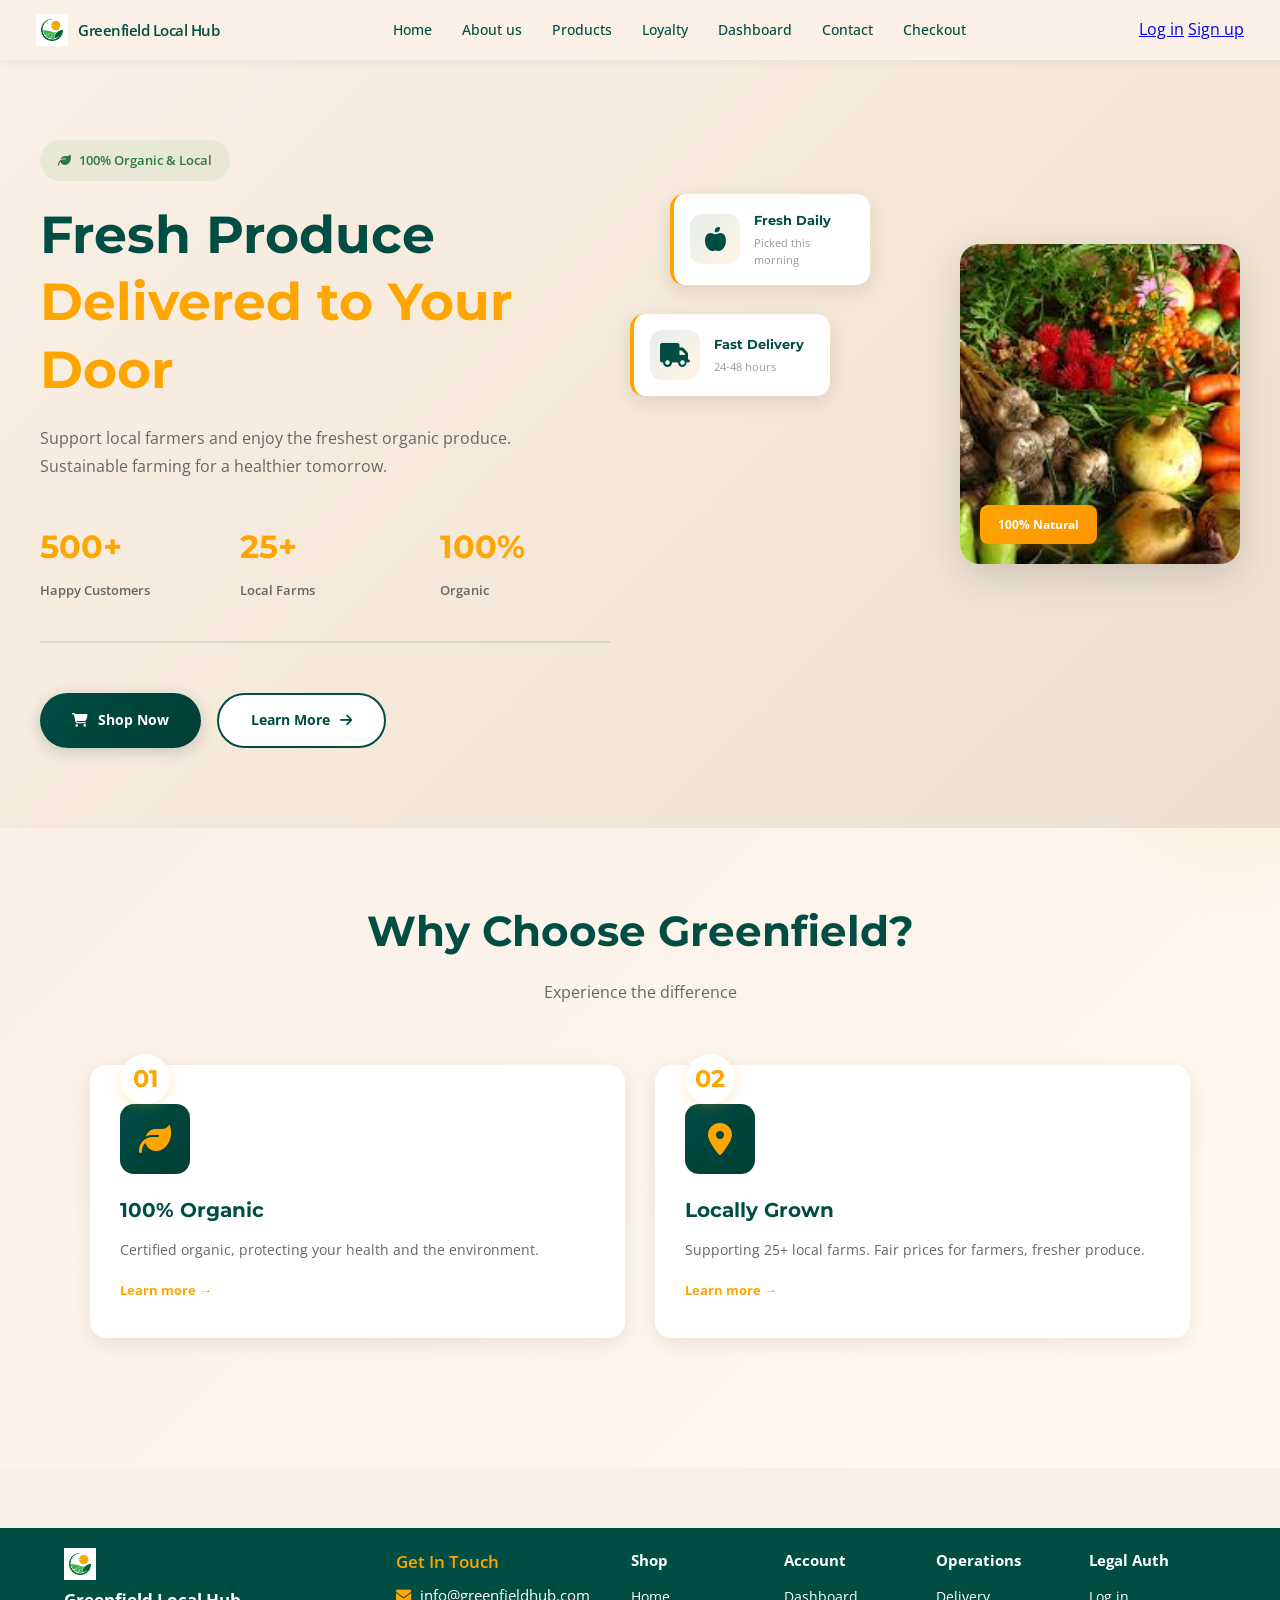
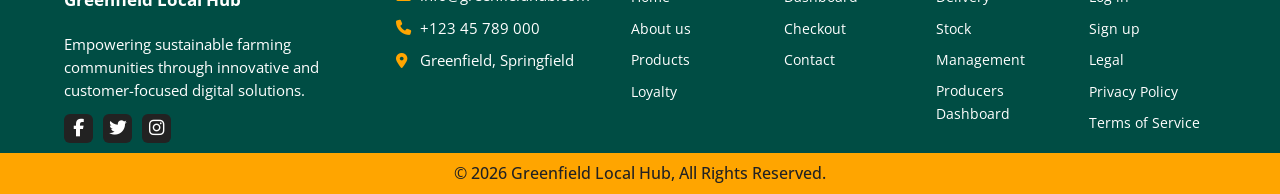
<file: Greenfield/Index.html>
<!DOCTYPE html>
<html lang="en">
<head>
  <!-- Character encoding -->
  <meta charset="UTF-8">
  <!-- Responsive scaling on mobile -->
  <meta name="viewport" content="width=device-width, initial-scale=1.0">
  <!-- SEO description shown in search results -->
  <meta name="description" content="Fresh organic produce from local farms delivered to your door. Support sustainable farming communities.">
  <!-- Browser tab title -->
  <title>Greenfield Local Hub - Fresh Organic Produce</title>
  <!-- Google Fonts -->
  <link href="https://fonts.googleapis.com/css2?family=Montserrat:wght@700&family=Open+Sans&display=swap" rel="stylesheet">
  <!-- Font Awesome -->
  <link rel="stylesheet" href="https://cdnjs.cloudflare.com/ajax/libs/font-awesome/6.5.0/css/all.min.css"/>
  <!-- Main stylesheet for the home page -->
  <link rel="stylesheet" href="style.css">
</head>
<body>

  <header class="gf-header-navbar" role="banner">
    <a href="index.html" class="gf-header-home-link">
      <div class="gf-header-left">
        <img src="images.jpg" alt="Greenfield Local Hub Logo" class="gf-header-logo">
        <span class="gf-header-brand">Greenfield Local Hub</span>
      </div>
    </a>

    <nav class="gf-nav" aria-label="Primary">
      <ul class="gf-header-links">
        <li><a href="index.html">Home</a></li>
        <li><a href="about.html">About us</a></li>
        <li><a href="products.php">Products</a></li>
        <li><a href="loyalty.html">Loyalty</a></li>
        <li><a href="dashboard.php">Dashboard</a></li>
        <li><a href="contact.php">Contact</a></li>
        <li><a href="checkout.php" i>Checkout </a></li>
      </ul>
    </nav>

    <div class="gf-header-auth">
      <a href="login.php">Log in</a>
      <a href="register.php">Sign up</a>
    </div>
  </header>

  <main id="main-content" role="main">

    <section class="gf-hero-section">
      <div class="gf-hero-container">
        <div class="gf-hero-text-side">
          <div class="gf-hero-badge">
            <i class="fas fa-leaf" aria-hidden="true"></i>
            <span>100% Organic & Local</span>
          </div>

          <h1 class="gf-hero-title">
            Fresh Produce<br>
            <span class="gf-highlight">Delivered to Your Door</span>
          </h1>

          <p class="gf-hero-description">
            Support local farmers and enjoy the freshest organic produce. Sustainable farming for a healthier tomorrow.
          </p>

          <div class="gf-stats-grid">
            <div class="gf-farm-stat">
              <h3>500+</h3>
              <p>Happy Customers</p>
            </div>
            <div class="gf-farm-stat">
              <h3>25+</h3>
              <p>Local Farms</p>
            </div>
            <div class="gf-farm-stat">
              <h3>100%</h3>
              <p>Organic</p>
            </div>
          </div>

          <div class="gf-hero-cta">
            <a href="products.php" class="gf-go-shop">
              <i class="fas fa-shopping-cart" aria-hidden="true"></i> Shop Now
            </a>
            <a href="about.html" class="gf-go-about">
              Learn More <i class="fas fa-arrow-right" aria-hidden="true"></i>
            </a>
          </div>
        </div>

        <div class="gf-hero-right">
          <div class="gf-hero-images">
            <div class="gf-showcase-card gf-main-card">
              <img src="veggies.jpg" alt="Fresh assorted vegetables">
              <div class="gf-card-badge">100% Natural</div>
            </div>
            <div class="gf-floating-cards">
              <div class="gf-float-card gf-card-1">
                <div class="gf-card-icon"><i class="fas fa-apple-alt" aria-hidden="true"></i></div>
                <div class="gf-card-content">
                  <h4>Fresh Daily</h4>
                  <p>Picked this morning</p>
                </div>
              </div>
              <div class="gf-float-card gf-card-2">
                <div class="gf-card-icon"><i class="fas fa-truck" aria-hidden="true"></i></div>
                <div class="gf-card-content">
                  <h4>Fast Delivery</h4>
                  <p>24-48 hours</p>
                </div>
              </div>
            </div>
          </div>
        </div>
      </div>
    </section>

    <section class="gf-features-section">
      <div class="gf-features-container">
        <div class="gf-section-header-wrapper">
          <h2>Why Choose Greenfield?</h2>
          <p class="gf-section-subtitle">Experience the difference</p>
        </div>

        <div class="gf-why-choose-grid">
          <div class="gf-why-card">
            <div class="gf-card-number">01</div>
            <div class="gf-card-icon-large"><i class="fas fa-leaf" aria-hidden="true"></i></div>
            <h3>100% Organic</h3>
            <p>Certified organic, protecting your health and the environment.</p>
            <a href="about.html" class="gf-learn-more">Learn more →</a>
          </div>
          <div class="gf-why-card">
            <div class="gf-card-number">02</div>
            <div class="gf-card-icon-large"><i class="fas fa-map-marker-alt" aria-hidden="true"></i></div>
            <h3>Locally Grown</h3>
            <p>Supporting 25+ local farms. Fair prices for farmers, fresher produce.</p>
            <a href="about.html" class="gf-learn-more">Learn more →</a>
          </div>
        </div>
      </div>
    </section>

  </main>

<footer class="gf-footer" role="contentinfo">
  <div class="gf-footer-main">
    
    <!-- Left Column: Logo, Brand, Description, Social -->
    <div class="gf-footer-logo-col">
      <div>
        <img src="images.jpg" alt="Greenfield Local Hub leaf logo" class="gf-footer-logo">
        <span class="gf-footer-brand">Greenfield Local Hub</span>
      </div>
      <div class="gf-footer-info">
        <p class="gf-footer-desc">Empowering sustainable farming communities through innovative and customer-focused digital solutions.</p>
        <div class="gf-footer-social">
          <a href="#" aria-label="Facebook"><i class="fab fa-facebook-f" aria-hidden="true"></i></a>
          <a href="#" aria-label="Twitter"><i class="fab fa-twitter" aria-hidden="true"></i></a>
          <a href="#" aria-label="Instagram"><i class="fab fa-instagram" aria-hidden="true"></i></a>
        </div>
      </div>
    </div>

    <!-- Middle Column: Get In Touch -->
    <div class="gf-footer-mid-col">
      <div class="gf-contact-title">Get In Touch</div>
      <div class="gf-contact-row">
        <i class="fas fa-envelope" aria-hidden="true"></i>
        <a href="mailto:info@greenfieldhub.com" class="gf-footer-link">info@greenfieldhub.com</a>
      </div>
      <div class="gf-contact-row">
        <i class="fas fa-phone" aria-hidden="true"></i>
        <span class="gf-footer-link">+123 45 789 000</span>
      </div>
      <div class="gf-contact-row">
        <i class="fas fa-location-dot" aria-hidden="true"></i>
        <span class="gf-footer-link">Greenfield, Springfield</span>
      </div>
    </div>

    <!-- Right Column: 4-Column Link Grid -->
    <div class="gf-footer-links">
      <div class="gf-footer-col">
        <h4>Shop</h4>
        <ul>
          <li><a href="index.html">Home</a></li>
          <li><a href="about.html">About us</a></li>
          <li><a href="products.php">Products</a></li>
          <li><a href="loyalty.html">Loyalty</a></li>
        </ul>
      </div>

      <div class="gf-footer-col">
        <h4>Account</h4>
        <ul>
          <li><a href="dashboard.php">Dashboard</a></li>
          <li><a href="checkout.php">Checkout</a></li>
          <li><a href="contact.php">Contact</a></li>
        </ul>
      </div>

      <div class="gf-footer-col">
        <h4>Operations</h4>
        <ul>
          <li><a href="Delivery.php">Delivery</a></li>
          <li><a href="stock.php">Stock</a></li>
          <li><a href="manage.html">Management</a></li>
          <li><a href="Psdashboard.html">Producers Dashboard</a></li>
        </ul>
      </div>

      <div class="gf-footer-col">
        <h4>Legal Auth</h4>
        <ul>
          <li><a href="login.php">Log in</a></li>
          <li><a href="register.php">Sign up</a></li>
          <li><a href="legal.html">Legal</a></li>
          <li><a href="legal.html#privacy">Privacy Policy</a></li>
          <li><a href="legal.html#terms">Terms of Service</a></li>
        </ul>
      </div>
    </div>

  </div>

  <!-- Footer Bar -->
  <div class="gf-footer-bar">© 2026 Greenfield Local Hub, All Rights Reserved.</div>
</footer>

</body>
</html>
</file>
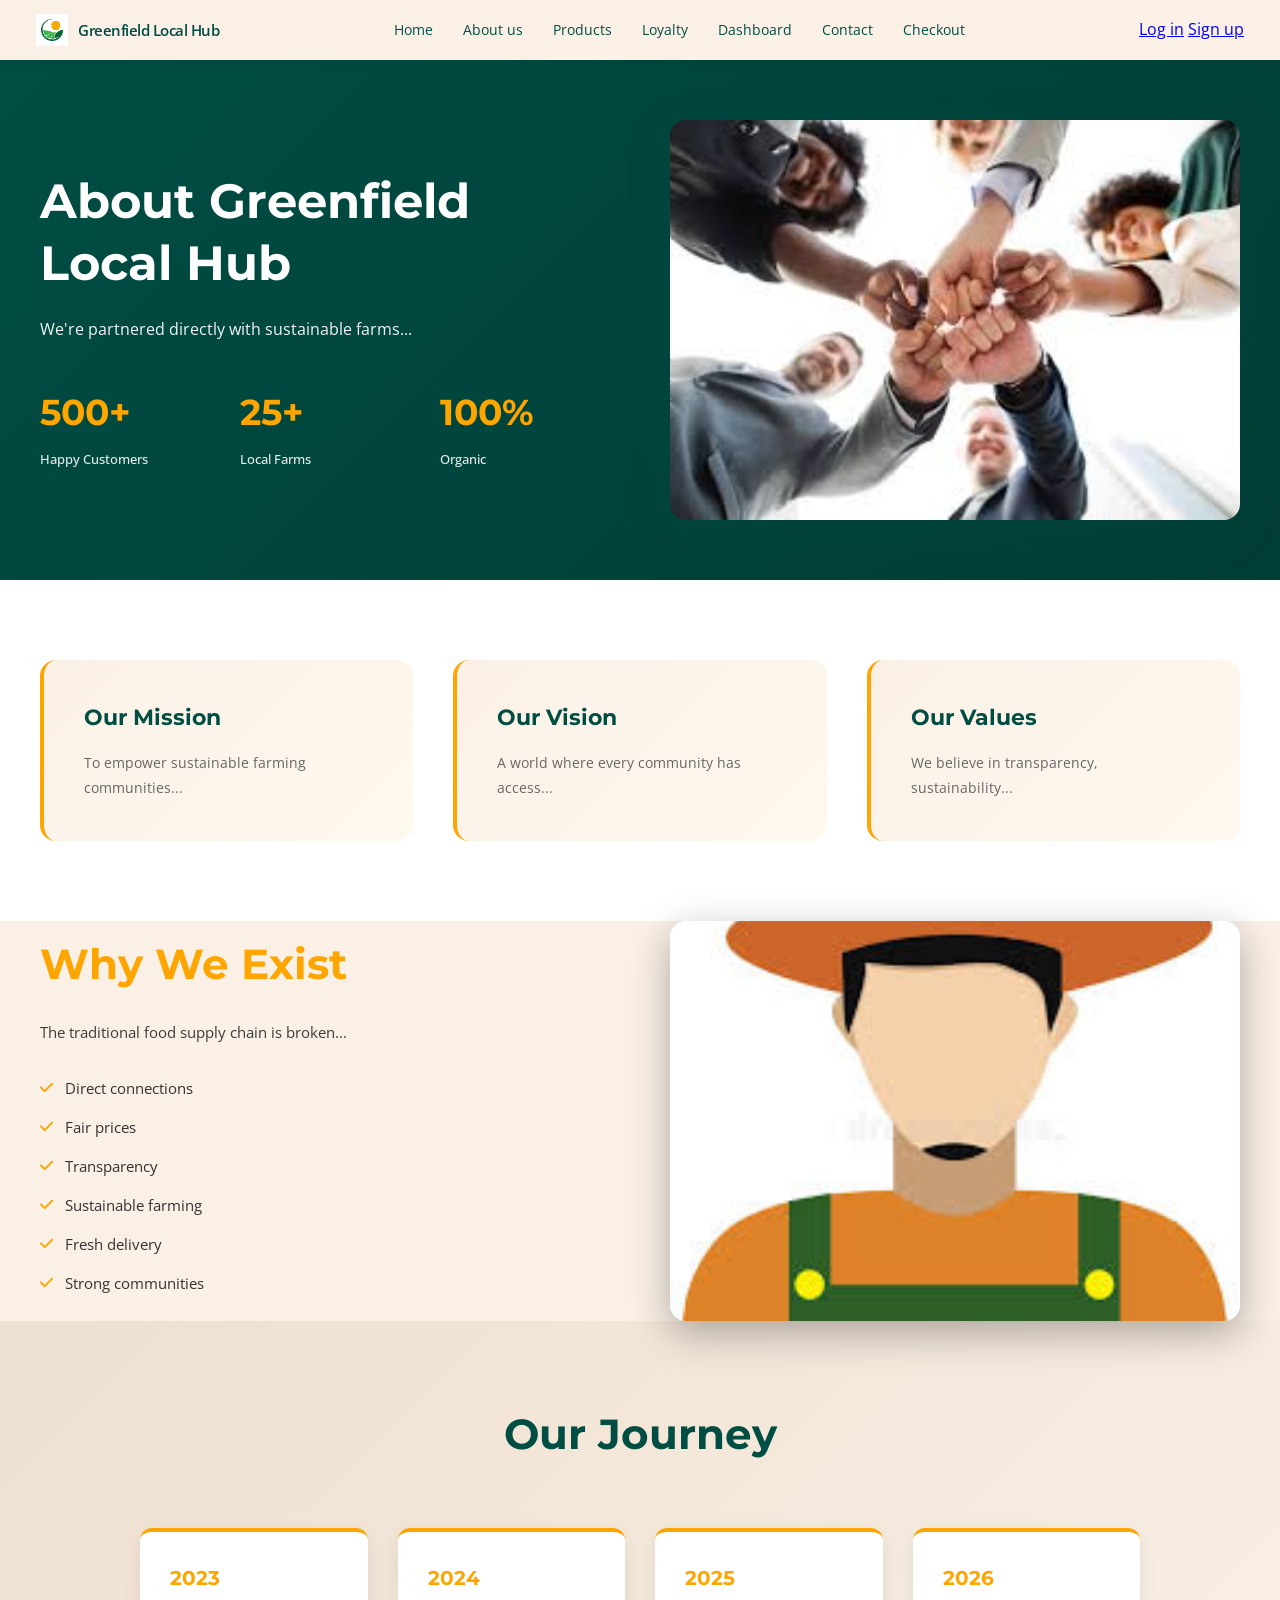
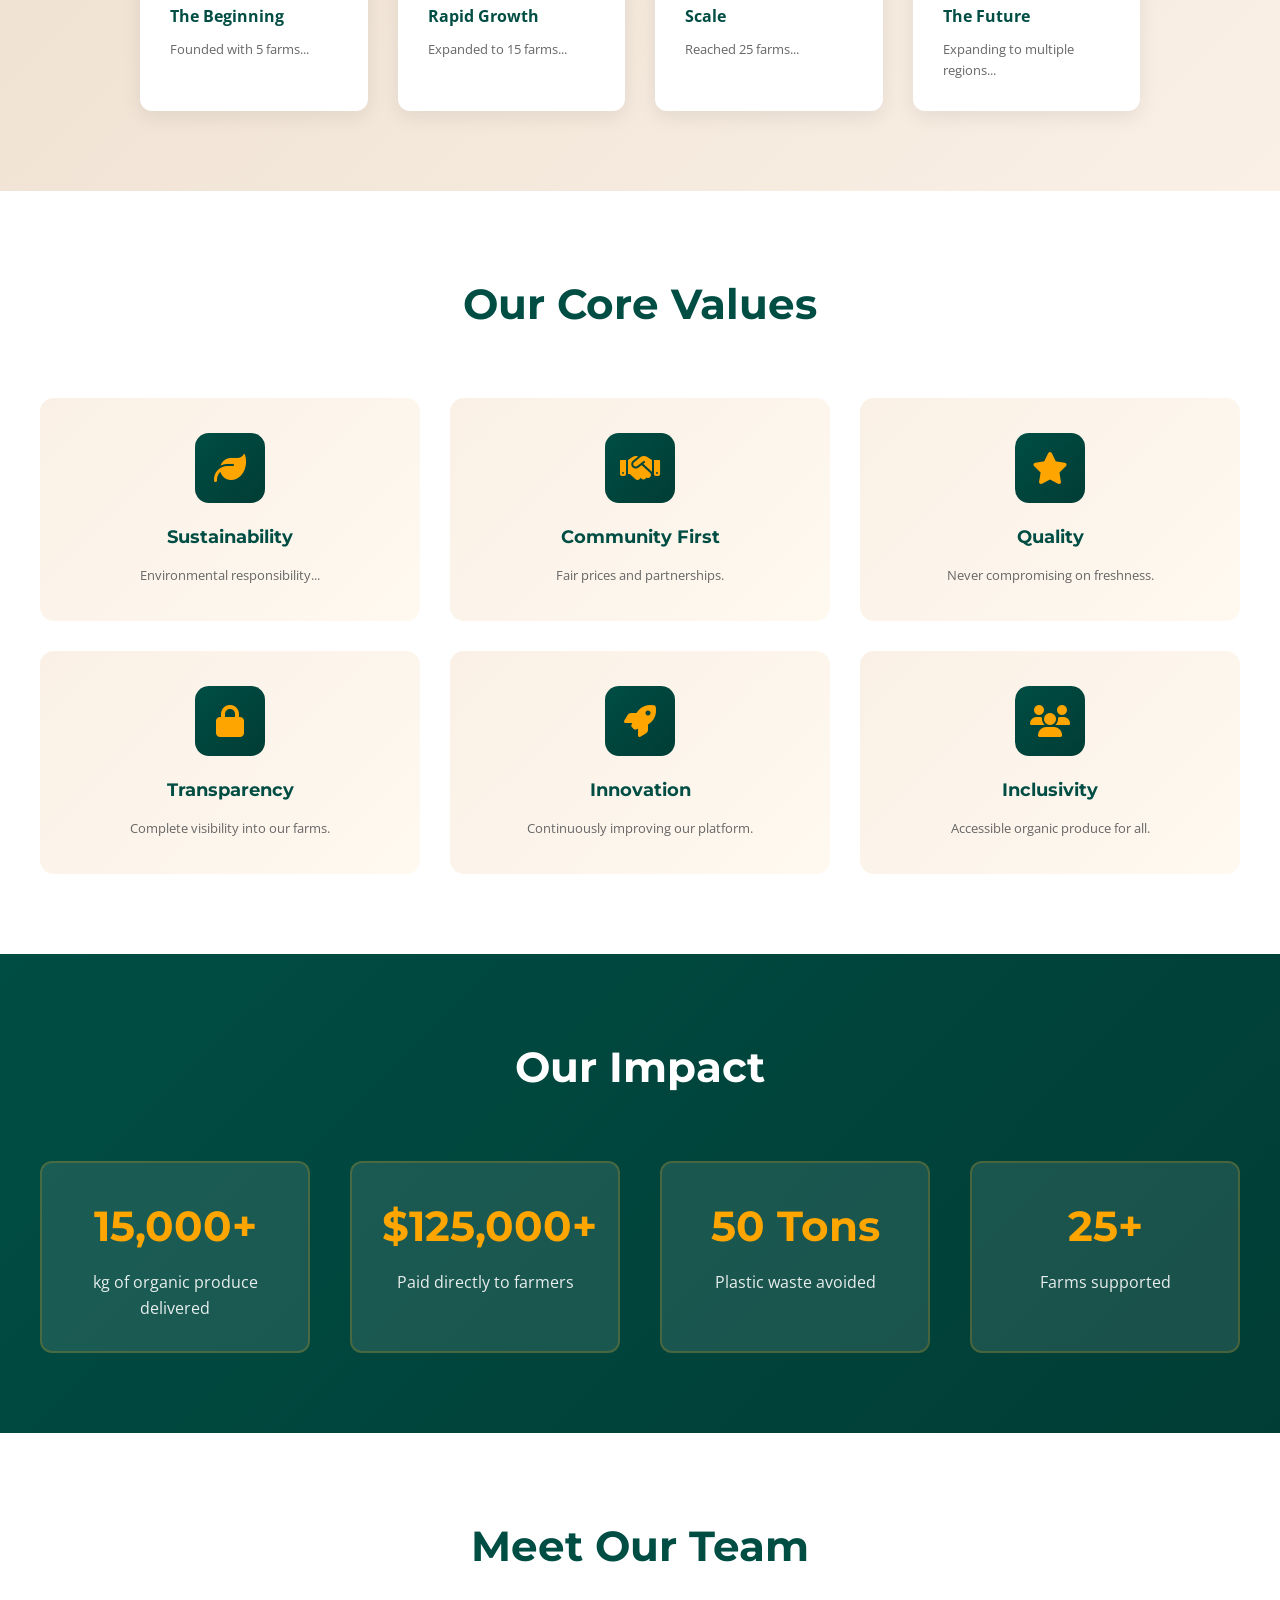
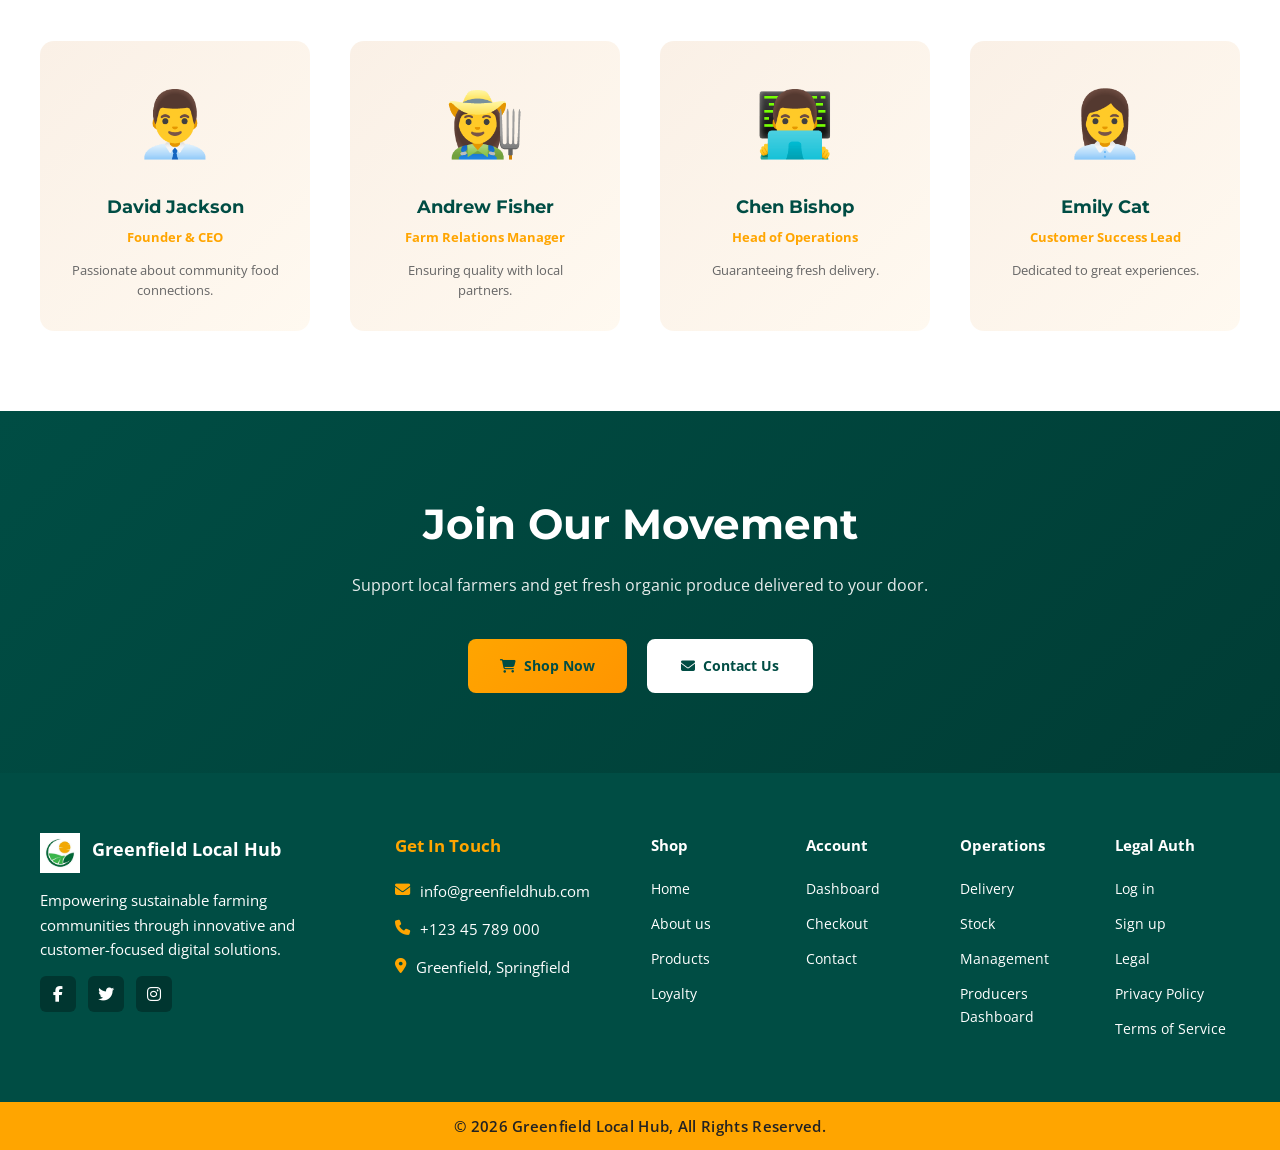
<file: Greenfield/about.html>
<!DOCTYPE html>
<html lang="en">
<head>
  <!-- Character encoding -->
  <meta charset="UTF-8">
  <!-- Responsive scaling on mobile -->
  <meta name="viewport" content="width=device-width, initial-scale=1.0">
  <!-- SEO description shown in search results -->
  <meta name="description" content="Fresh organic produce from local farms delivered to your door. Support sustainable farming communities.">
  <!-- Browser tab title -->
  <title>Greenfield Local Hub - Fresh Organic Produce</title>
  <!-- Google Fonts -->
  <link href="https://fonts.googleapis.com/css2?family=Montserrat:wght@700&family=Open+Sans&display=swap" rel="stylesheet">
  <!-- Font Awesome -->
  <link rel="stylesheet" href="https://cdnjs.cloudflare.com/ajax/libs/font-awesome/6.5.0/css/all.min.css"/>
  <!-- Main stylesheet for the home page -->
  <link rel="stylesheet" href="about.css">
</head>
<body>

  <header class="gf-header-navbar" role="banner">
    <a href="index.html" class="gf-header-home-link">
      <div class="gf-header-left">
        <img src="images.jpg" alt="Greenfield Local Hub Logo" class="gf-header-logo">
        <span class="gf-header-brand">Greenfield Local Hub</span>
      </div>
    </a>

    <nav class="gf-nav" aria-label="Primary">
      <ul class="gf-header-links">
        <li><a href="index.html">Home</a></li>
        <li><a href="about.html">About us</a></li>
        <li><a href="products.php">Products</a></li>
        <li><a href="loyalty.html">Loyalty</a></li>
        <li><a href="dashboard.php">Dashboard</a></li>
        <li><a href="contact.php">Contact</a></li>
        <li><a href="checkout.php" i>Checkout </a></li>
      </ul>
    </nav>

    <div class="gf-header-auth">
      <a href="login.php">Log in</a>
      <a href="register.php">Sign up</a>
    </div>
  </header>

<main>

  <section class="gf-about-hero">
    <div class="gf-about-hero-container">

      <div class="gf-about-hero-left">
        <h1>About Greenfield Local Hub</h1>
        <p>We're partnered directly with sustainable farms...</p>

        <div class="gf-about-hero-stats">
          <div class="gf-about-stat">
            <h3>500+</h3>
            <p>Happy Customers</p>
          </div>

          <div class="gf-about-stat">
            <h3>25+</h3>
            <p>Local Farms</p>
          </div>

          <div class="gf-about-stat">
            <h3>100%</h3>
            <p>Organic</p>
          </div>
        </div>
      </div>

      <img src="image2.jpg" alt="Local farm" class="gf-about-hero-img">
    </div>
  </section>

  <section class="gf-about-mvv-section">
    <div class="gf-about-mvv-container">

      <div class="gf-about-mvv-card">
        <h2>Our Mission</h2>
        <p>To empower sustainable farming communities...</p>
      </div>

      <div class="gf-about-mvv-card">
        <h2>Our Vision</h2>
        <p>A world where every community has access...</p>
      </div>

      <div class="gf-about-mvv-card">
        <h2>Our Values</h2>
        <p>We believe in transparency, sustainability...</p>
      </div>

    </div>
  </section>

  <section class="gf-about-why-section">
    <div class="gf-about-why-container">

      <div class="gf-about-why-left">
        <h2>Why We Exist</h2>
        <p>The traditional food supply chain is broken...</p>

        <ul class="gf-about-why-list">
          <li><i class="fas fa-check"></i> Direct connections</li>
          <li><i class="fas fa-check"></i> Fair prices</li>
          <li><i class="fas fa-check"></i> Transparency</li>
          <li><i class="fas fa-check"></i> Sustainable farming</li>
          <li><i class="fas fa-check"></i> Fresh delivery</li>
          <li><i class="fas fa-check"></i> Strong communities</li>
        </ul>
      </div>

      <img src="farmer.jpg" class="gf-about-why-img">
    </div>
  </section>

  <section class="gf-about-timeline-section">
    <div class="gf-about-timeline-container">
      <h2>Our Journey</h2>

      <div class="gf-about-timeline">
        <div class="gf-about-timeline-item">
          <span class="gf-about-year">2023</span>
          <h3>The Beginning</h3>
          <p>Founded with 5 farms...</p>
        </div>

        <div class="gf-about-timeline-item">
          <span class="gf-about-year">2024</span>
          <h3>Rapid Growth</h3>
          <p>Expanded to 15 farms...</p>
        </div>

        <div class="gf-about-timeline-item">
          <span class="gf-about-year">2025</span>
          <h3>Scale</h3>
          <p>Reached 25 farms...</p>
        </div>

        <div class="gf-about-timeline-item">
          <span class="gf-about-year">2026</span>
          <h3>The Future</h3>
          <p>Expanding to multiple regions...</p>
        </div>
      </div>
    </div>
  </section>

  <section class="gf-about-values-section">
    <div class="gf-about-values-container">
      <h2>Our Core Values</h2>

      <div class="gf-about-values-grid">

        <div class="gf-about-value-card">
          <i class="fas fa-leaf"></i>
          <h3>Sustainability</h3>
          <p>Environmental responsibility...</p>
        </div>

        <div class="gf-about-value-card">
          <i class="fas fa-handshake"></i>
          <h3>Community First</h3>
          <p>Fair prices and partnerships.</p>
        </div>

        <div class="gf-about-value-card">
          <i class="fas fa-star"></i>
          <h3>Quality</h3>
          <p>Never compromising on freshness.</p>
        </div>

        <div class="gf-about-value-card">
          <i class="fas fa-lock"></i>
          <h3>Transparency</h3>
          <p>Complete visibility into our farms.</p>
        </div>

        <div class="gf-about-value-card">
          <i class="fas fa-rocket"></i>
          <h3>Innovation</h3>
          <p>Continuously improving our platform.</p>
        </div>

        <div class="gf-about-value-card">
          <i class="fas fa-users"></i>
          <h3>Inclusivity</h3>
          <p>Accessible organic produce for all.</p>
        </div>

      </div>
    </div>
  </section>

  <section class="gf-about-impact-section">
    <div class="gf-about-impact-container">
      <h2>Our Impact</h2>

      <div class="gf-about-impact-grid">

        <div class="gf-about-impact-card">
          <div class="gf-about-impact-number">15,000+</div>
          <p>kg of organic produce delivered</p>
        </div>

        <div class="gf-about-impact-card">
          <div class="gf-about-impact-number">$125,000+</div>
          <p>Paid directly to farmers</p>
        </div>

        <div class="gf-about-impact-card">
          <div class="gf-about-impact-number">50 Tons</div>
          <p>Plastic waste avoided</p>
        </div>

        <div class="gf-about-impact-card">
          <div class="gf-about-impact-number">25+</div>
          <p>Farms supported</p>
        </div>

      </div>
    </div>
  </section>

  <section class="gf-about-team-section">
    <div class="gf-about-team-container">
      <h2>Meet Our Team</h2>

      <div class="gf-about-team-grid">

        <div class="gf-about-team-member">
          <div class="gf-about-avatar">👨‍💼</div>
          <h3>David Jackson</h3>
          <p class="gf-about-role">Founder & CEO</p>
          <p class="gf-about-bio">Passionate about community food connections.</p>
        </div>

        <div class="gf-about-team-member">
          <div class="gf-about-avatar">👩‍🌾</div>
          <h3>Andrew Fisher</h3>
          <p class="gf-about-role">Farm Relations Manager</p>
          <p class="gf-about-bio">Ensuring quality with local partners.</p>
        </div>

        <div class="gf-about-team-member">
          <div class="gf-about-avatar">👨‍💻</div>
          <h3>Chen Bishop</h3>
          <p class="gf-about-role">Head of Operations</p>
          <p class="gf-about-bio">Guaranteeing fresh delivery.</p>
        </div>

        <div class="gf-about-team-member">
          <div class="gf-about-avatar">👩‍💼</div>
          <h3>Emily Cat</h3>
          <p class="gf-about-role">Customer Success Lead</p>
          <p class="gf-about-bio">Dedicated to great experiences.</p>
        </div>

      </div>
    </div>
  </section>

  <section class="gf-about-cta-section">
    <div class="gf-about-cta-container">
      <h2>Join Our Movement</h2>
      <p>Support local farmers and get fresh organic produce delivered to your door.</p>

      <div class="gf-about-cta-buttons">
        <a href="products.php" class="btn btn-primary">
          <i class="fas fa-shopping-cart"></i> Shop Now
        </a>

        <a href="contact.php" class="btn btn-secondary">
          <i class="fas fa-envelope"></i> Contact Us
        </a>
      </div>
    </div>
  </section>
</main>

<footer class="gf-footer" role="contentinfo">
  <div class="gf-footer-main">
    
    <!-- Left Column: Logo, Brand, Description, Social -->
    <div class="gf-footer-logo-col">
      <div>
        <img src="images.jpg" alt="Greenfield Local Hub leaf logo" class="gf-footer-logo">
        <span class="gf-footer-brand">Greenfield Local Hub</span>
      </div>
      <div class="gf-footer-info">
        <p class="gf-footer-desc">Empowering sustainable farming communities through innovative and customer-focused digital solutions.</p>
        <div class="gf-footer-social">
          <a href="#" aria-label="Facebook"><i class="fab fa-facebook-f" aria-hidden="true"></i></a>
          <a href="#" aria-label="Twitter"><i class="fab fa-twitter" aria-hidden="true"></i></a>
          <a href="#" aria-label="Instagram"><i class="fab fa-instagram" aria-hidden="true"></i></a>
        </div>
      </div>
    </div>

    <!-- Middle Column: Get In Touch -->
    <div class="gf-footer-mid-col">
      <div class="gf-contact-title">Get In Touch</div>
      <div class="gf-contact-row">
        <i class="fas fa-envelope" aria-hidden="true"></i>
        <a href="mailto:info@greenfieldhub.com" class="gf-footer-link">info@greenfieldhub.com</a>
      </div>
      <div class="gf-contact-row">
        <i class="fas fa-phone" aria-hidden="true"></i>
        <span class="gf-footer-link">+123 45 789 000</span>
      </div>
      <div class="gf-contact-row">
        <i class="fas fa-location-dot" aria-hidden="true"></i>
        <span class="gf-footer-link">Greenfield, Springfield</span>
      </div>
    </div>

    <!-- Right Column: 4-Column Link Grid -->
    <div class="gf-footer-links">
      <div class="gf-footer-col">
        <h4>Shop</h4>
        <ul>
          <li><a href="index.html">Home</a></li>
          <li><a href="about.html">About us</a></li>
          <li><a href="products.php">Products</a></li>
          <li><a href="loyalty.html">Loyalty</a></li>
        </ul>
      </div>

      <div class="gf-footer-col">
        <h4>Account</h4>
        <ul>
          <li><a href="dashboard.php">Dashboard</a></li>
          <li><a href="checkout.php">Checkout</a></li>
          <li><a href="contact.php">Contact</a></li>
        </ul>
      </div>

      <div class="gf-footer-col">
        <h4>Operations</h4>
        <ul>
          <li><a href="Delivery.php">Delivery</a></li>
          <li><a href="stock.php">Stock</a></li>
          <li><a href="manage.html">Management</a></li>
          <li><a href="Psdashboard.html">Producers Dashboard</a></li>
        </ul>
      </div>

      <div class="gf-footer-col">
        <h4>Legal Auth</h4>
        <ul>
          <li><a href="login.php">Log in</a></li>
          <li><a href="register.php">Sign up</a></li>
          <li><a href="legal.html">Legal</a></li>
          <li><a href="legal.html#privacy">Privacy Policy</a></li>
          <li><a href="legal.html#terms">Terms of Service</a></li>
        </ul>
      </div>
    </div>

  </div>

  <!-- Footer Bar -->
  <div class="gf-footer-bar">© 2026 Greenfield Local Hub, All Rights Reserved.</div>
</footer>

</body>
</html>
</file>
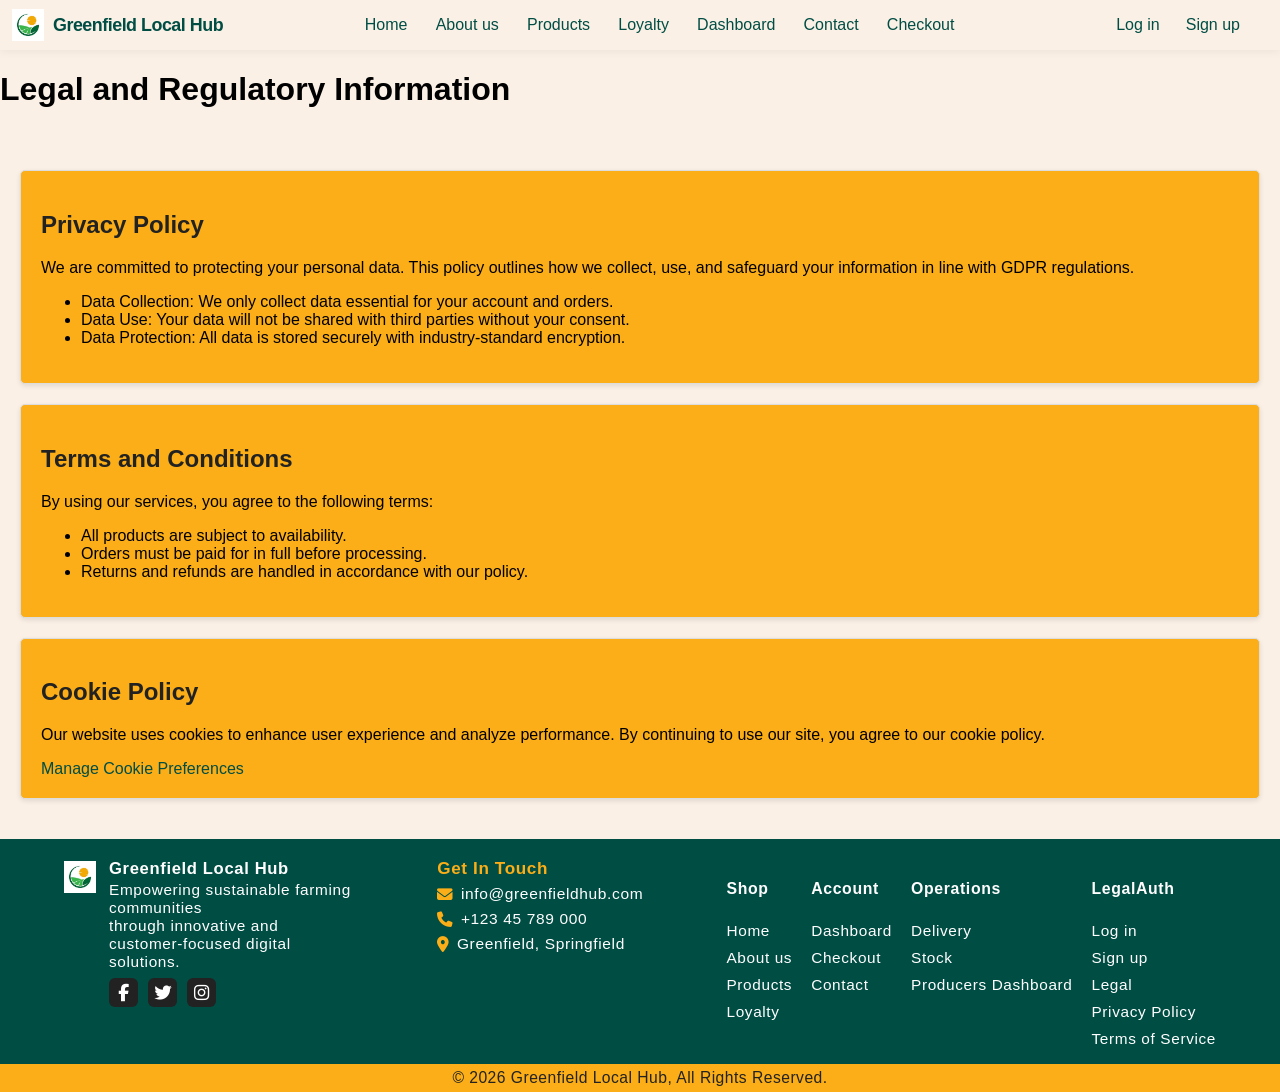
<file: Greenfield/legal.html>
<!DOCTYPE html>
<html lang="en">
<head>
  <meta charset="UTF-8" />
  <meta name="viewport" content="width=device-width, initial-scale=1.0"/>
  <title>Legal and Regulatory Information</title>
  <link rel="stylesheet" href="legal.css"/>
  <link href="https://fonts.googleapis.com/css2?family=Montserrat:wght@700&family=Open+Sans&display=swap" rel="stylesheet">
  <link rel="stylesheet" href="https://cdnjs.cloudflare.com/ajax/libs/font-awesome/6.5.0/css/all.min.css"/>
</head>
<body>

  <header class="header-navbar" role="banner">
    <a href="index.html" class="header-home-link">
      <div class="header-left">
        <img src="images.jpg" alt="Greenfield Local Hub Logo" class="header-logo">
        <span class="header-brand">Greenfield Local Hub</span>
      </div>
    </a>
    <nav aria-label="Primary">
      <ul class="header-links">
        <li><a href="index.html">Home</a></li>
        <li><a href="about.html">About us</a></li>
        <li><a href="products.php">Products</a></li>
        <li><a href="loyalty.html">Loyalty</a></li>
        <li><a href="dashboard.php">Dashboard</a></li>
        <li><a href="contact.php">Contact</a></li>
        <li><a href="checkout.php" ></i> Checkout</a></li>
      </ul>
    </nav>
    <div class="header-auth">
      <a href="login.php">Log in</a>
      <a href="register.php">Sign up</a>
    </div>
  </header>

    <h1>Legal and Regulatory Information</h1>
  </header>
  <main id="main" role="main">
    <section>
      <h2>Privacy Policy</h2>
      <p>We are committed to protecting your personal data. This policy outlines how we collect, use, and safeguard your information in line with GDPR regulations.</p>
      <ul>
        <li>Data Collection: We only collect data essential for your account and orders.</li>
        <li>Data Use: Your data will not be shared with third parties without your consent.</li>
        <li>Data Protection: All data is stored securely with industry-standard encryption.</li>
      </ul>
    </section>

    <section>
      <h2>Terms and Conditions</h2>
      <p>By using our services, you agree to the following terms:</p>
      <ul>
        <li>All products are subject to availability.</li>
        <li>Orders must be paid for in full before processing.</li>
        <li>Returns and refunds are handled in accordance with our policy.</li>
      </ul>
    </section>

    <section>
      <h2>Cookie Policy</h2>
      <p>Our website uses cookies to enhance user experience and analyze performance. By continuing to use our site, you agree to our cookie policy.</p>
      <a href="#">Manage Cookie Preferences</a>
    </section>
  </main>
  <footer class="footer" role="contentinfo">
  <div class="footer-main">
    <div class="logo-col">
      <img src="images.jpg" alt="Greenfield Local Hub leaf logo" class="footer-logo">
      <div class="footer-info">
        <span class="footer-brand">Greenfield Local Hub</span>
        <p class="footer-desc">Empowering sustainable farming communities<br>through innovative and customer-focused digital solutions.</p>
        <div class="footer-social">
          <a href="#" aria-label="Facebook"><i class="fab fa-facebook-f" aria-hidden="true"></i></a>
          <a href="#" aria-label="Twitter"><i class="fab fa-twitter" aria-hidden="true"></i></a>
          <a href="#" aria-label="Instagram"><i class="fab fa-instagram" aria-hidden="true"></i></a>
        </div>
      </div>
    </div>
    <div class="footer-col mid-col">
      <div class="footer-mid-title">Get In Touch</div>
      <div class="footer-contact-row"><i class="fas fa-envelope" aria-hidden="true"></i><a href="mailto:info@greenfieldhub.com" class="footer-link">info@greenfieldhub.com</a></div>
      <div class="footer-contact-row"><i class="fas fa-phone" aria-hidden="true"></i><span class="footer-link">+123 45 789 000</span></div>
      <div class="footer-contact-row"><i class="fas fa-location-dot" aria-hidden="true"></i><span class="footer-link">Greenfield, Springfield</span></div>
    </div>
    <div class="footer-links-group">
      <div class="footer-col">
        <h4>Shop</h4>
        <ul>
          <li><a href="index.html">Home</a></li>
          <li><a href="about.html">About us</a></li>
          <li><a href="products.php">Products</a></li>
          <li><a href="loyalty.html">Loyalty</a></li>
        </ul>
      </div>
      <div class="footer-col">
        <h4>Account</h4>
        <ul>
          <li><a href="dashboard.php">Dashboard</a></li>
          <li><a href="checkout.php">Checkout</a></li>
          <li><a href="contact.php">Contact</a></li>
        </ul>
      </div>
      <div class="footer-col">
        <h4>Operations</h4>
        <ul>
          <li><a href="Delivery.php">Delivery</a></li>
          <li><a href="stock.php">Stock</a></li>
          <li><a href="Psdashboard.html">Producers Dashboard</a></li>
        </ul>
      </div>
      <div class="footer-col">
        <h4>LegalAuth</h4>
        <ul>
          <li><a href="login.php">Log in</a></li>
          <li><a href="register.php">Sign up</a></li>
          <li><a href="legal.html">Legal</a></li>
          <li><a href="legal.html#privacy">Privacy Policy</a></li>
          <li><a href="legal.html#terms">Terms of Service</a></li>
        </ul>
      </div>
    </div>
  </div>
  <div class="footer-bar">© 2026 Greenfield Local Hub, All Rights Reserved.</div>
</footer>

</body>
</html>
</file>
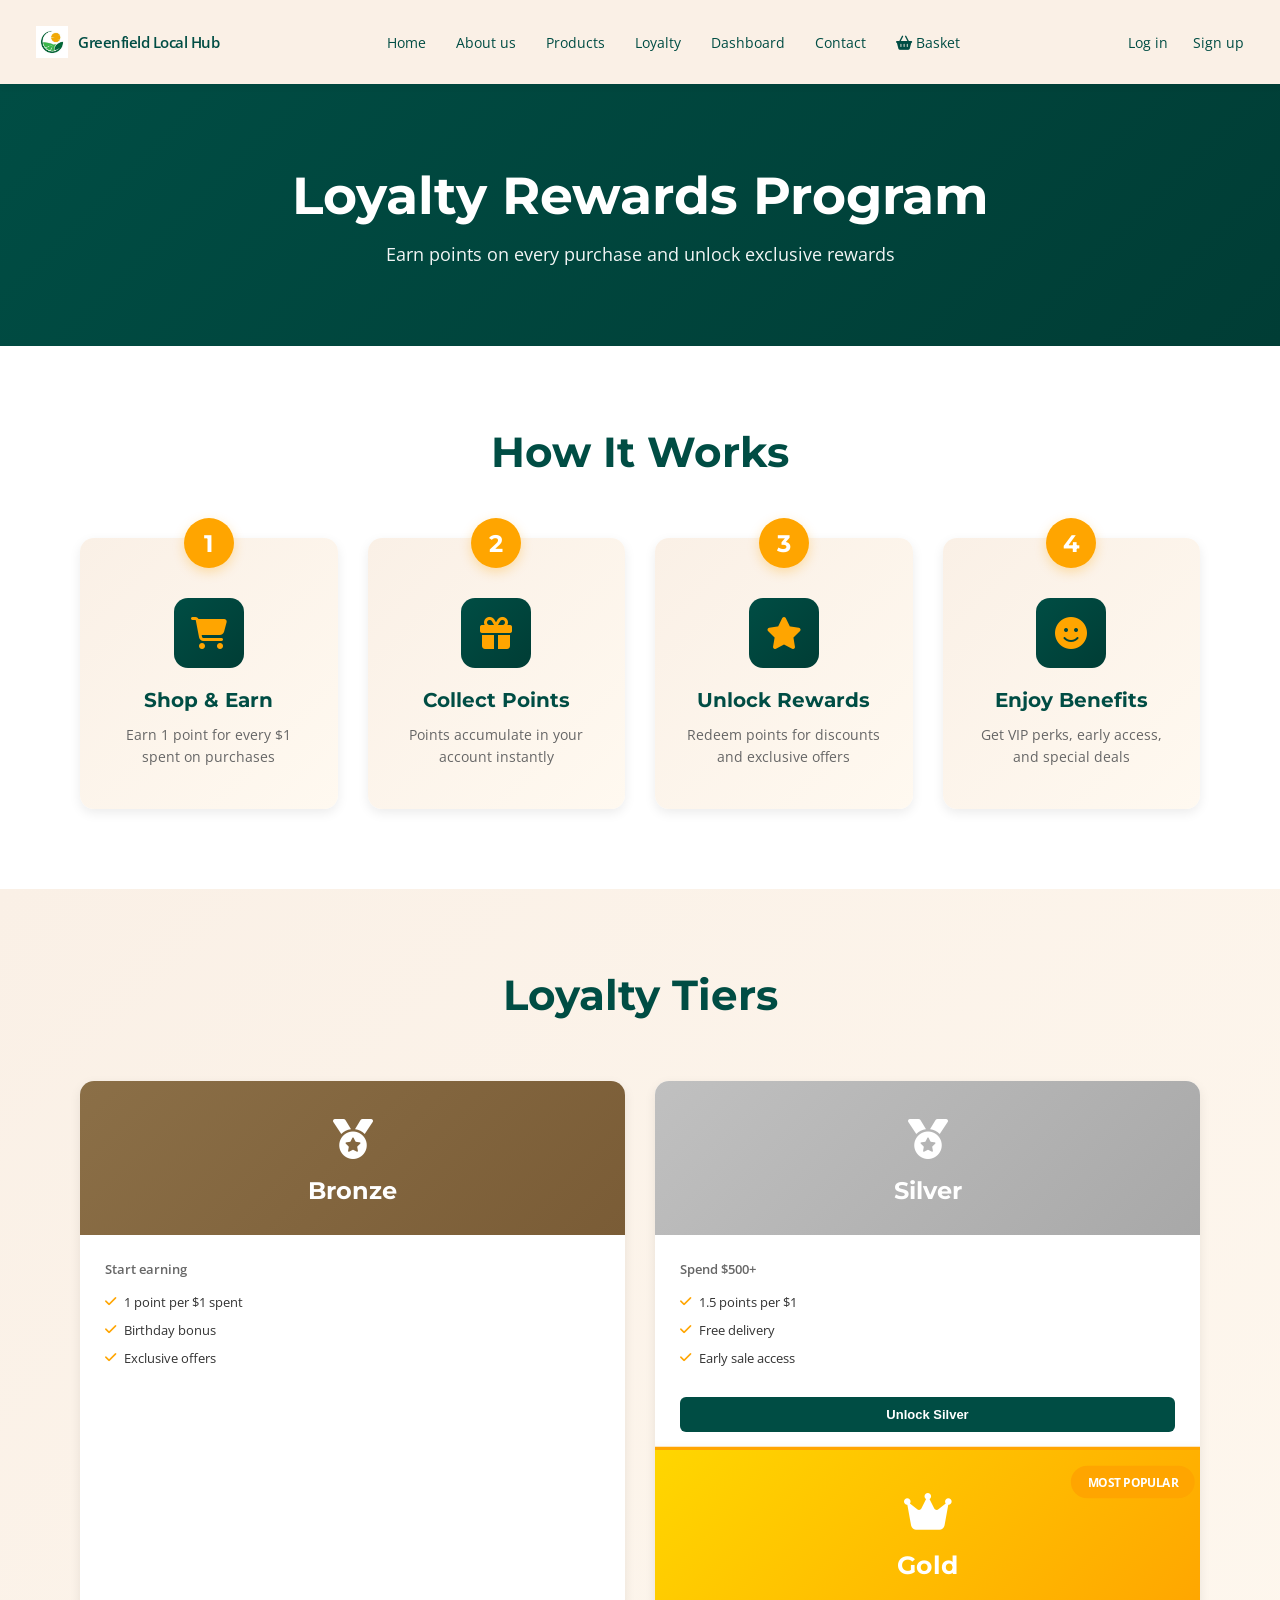
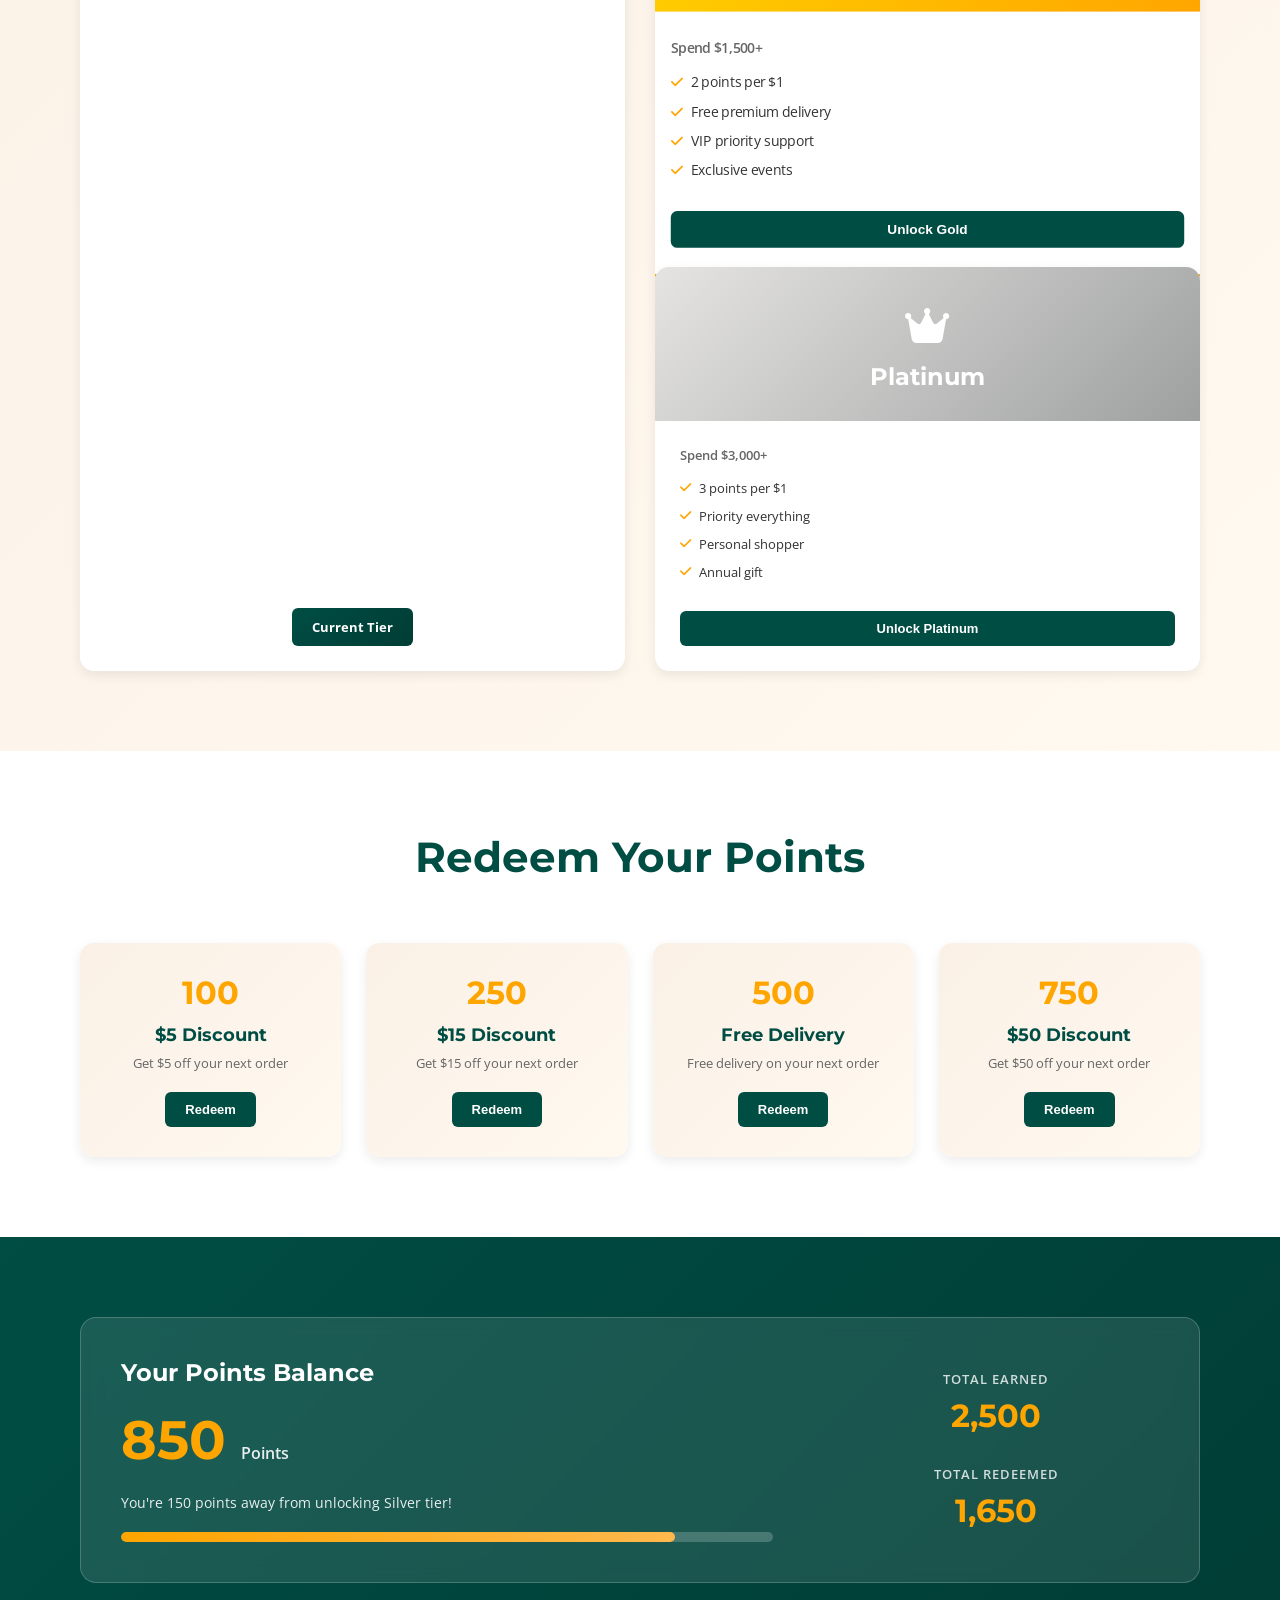
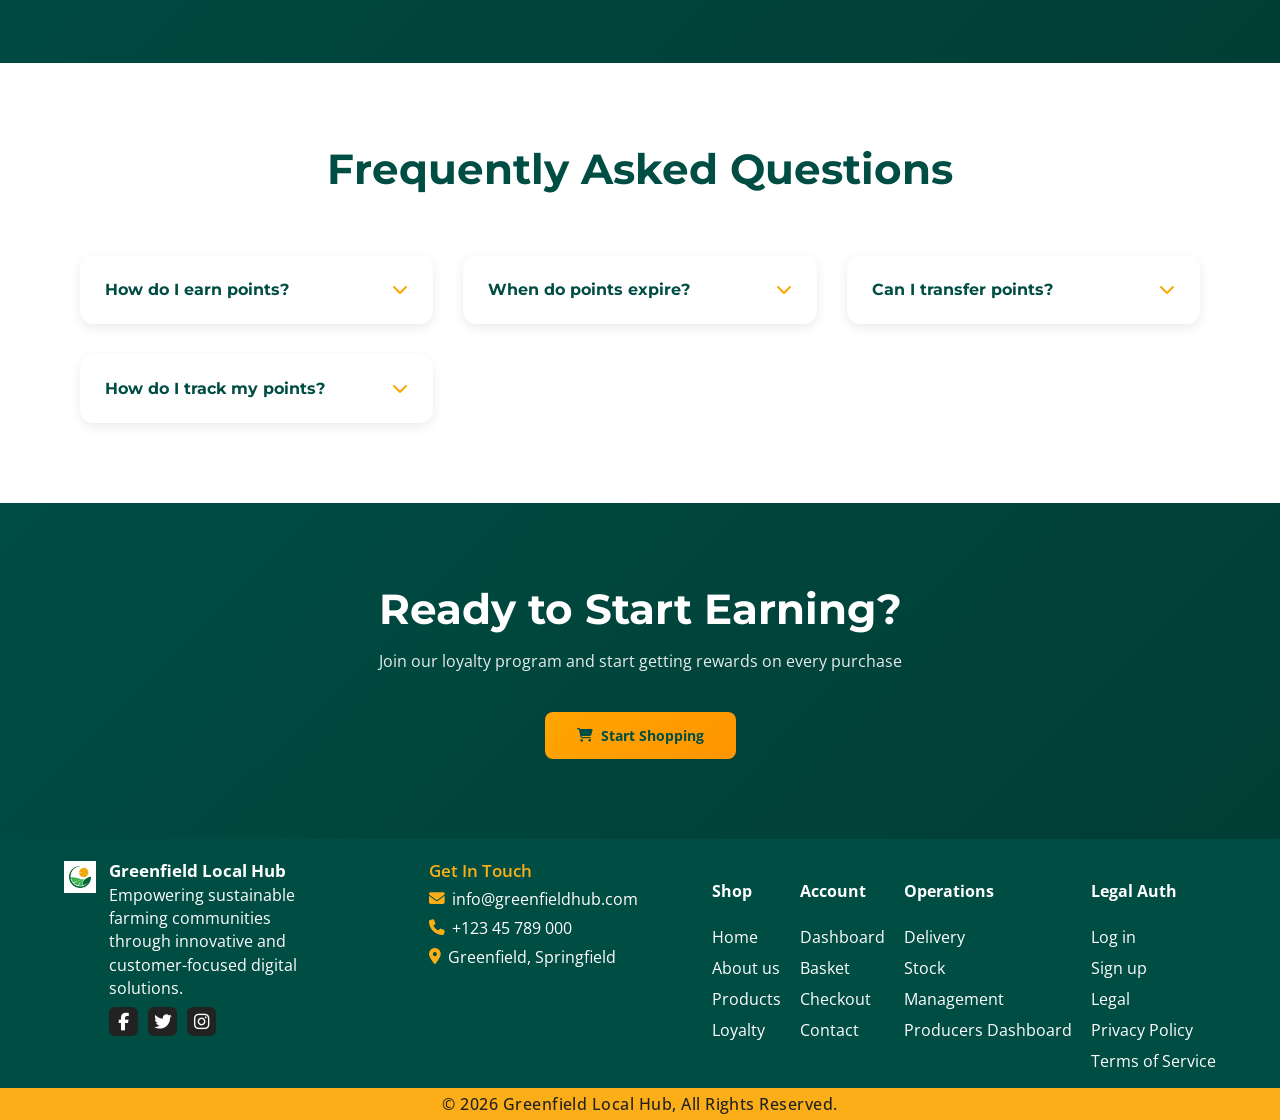
<file: Greenfield/loyalty.html>
<!DOCTYPE html>
<html lang="en">
<head>
  <meta charset="UTF-8">
  <meta name="viewport" content="width=device-width, initial-scale=1.0">
  <title>Loyalty Scheme - Greenfield Local Hub</title>
  <link href="https://fonts.googleapis.com/css2?family=Montserrat:wght@700&family=Open+Sans&display=swap" rel="stylesheet">
  <link rel="stylesheet" href="https://cdnjs.cloudflare.com/ajax/libs/font-awesome/6.5.0/css/all.min.css"/>
  <link rel="stylesheet" href="loyalty.css">
</head>
<body>

  <header class="header-navbar" role="banner">
    <a href="index.html" class="header-home-link">
      <div class="header-left">
        <img src="images.jpg" alt="Greenfield Local Hub Logo" class="header-logo">
        <span class="header-brand">Greenfield Local Hub</span>
      </div>
    </a>
    <nav aria-label="Primary">
      <ul class="header-links">
        <li><a href="index.html">Home</a></li>
        <li><a href="about.html">About us</a></li>
        <li><a href="products.php">Products</a></li>
        <li><a href="loyalty.html">Loyalty</a></li>
        <li><a href="dashboard.php">Dashboard</a></li>
        <li><a href="contact.php">Contact</a></li>
        <li><a href="checkout.php" data-testid="nav-basket"><i class="fas fa-shopping-basket" aria-hidden="true"></i> Basket</a></li>
      </ul>
    </nav>
    <div class="header-auth">
      <a href="login.php">Log in</a>
      <a href="register.php">Sign up</a>
    </div>
  </header>

  <main id="main" role="main">
    <section class="loyalty-hero">
      <div class="loyalty-hero-container">
        <h1>Loyalty Rewards Program</h1>
        <p>Earn points on every purchase and unlock exclusive rewards</p>
      </div>
    </section>

    <section class="loyalty-how-it-works">
      <div class="loyalty-container">
        <h2>How It Works</h2>
        <div class="how-it-works-grid">
          <div class="how-card">
            <div class="how-number">1</div>
            <div class="how-icon">
              <i class="fas fa-shopping-cart" aria-hidden="true"></i>
            </div>
            <h3>Shop & Earn</h3>
            <p>Earn 1 point for every $1 spent on purchases</p>
          </div>

          <div class="how-card">
            <div class="how-number">2</div>
            <div class="how-icon">
              <i class="fas fa-gift" aria-hidden="true"></i>
            </div>
            <h3>Collect Points</h3>
            <p>Points accumulate in your account instantly</p>
          </div>

          <div class="how-card">
            <div class="how-number">3</div>
            <div class="how-icon">
              <i class="fas fa-star" aria-hidden="true"></i>
            </div>
            <h3>Unlock Rewards</h3>
            <p>Redeem points for discounts and exclusive offers</p>
          </div>

          <div class="how-card">
            <div class="how-number">4</div>
            <div class="how-icon">
              <i class="fas fa-smile" aria-hidden="true"></i>
            </div>
            <h3>Enjoy Benefits</h3>
            <p>Get VIP perks, early access, and special deals</p>
          </div>
        </div>
      </div>
    </section>

    <section class="loyalty-tiers">
      <div class="loyalty-container">
        <h2>Loyalty Tiers</h2>
        <div class="tiers-grid">
          <div class="tier-card">
            <div class="tier-header bronze">
              <div class="tier-icon">
                <i class="fas fa-medal" aria-hidden="true"></i>
              </div>
              <h3>Bronze</h3>
            </div>
            <div class="tier-body">
              <p class="tier-requirement">Start earning</p>
              <ul class="tier-benefits">
                <li><i class="fas fa-check" aria-hidden="true"></i> 1 point per $1 spent</li>
                <li><i class="fas fa-check" aria-hidden="true"></i> Birthday bonus</li>
                <li><i class="fas fa-check" aria-hidden="true"></i> Exclusive offers</li>
              </ul>
              <div class="tier-action">
                <span class="tier-status">Current Tier</span>
              </div>
            </div>
          </div>

          <div class="tier-card">
            <div class="tier-header silver">
              <div class="tier-icon">
                <i class="fas fa-medal" aria-hidden="true"></i>
              </div>
              <h3>Silver</h3>
            </div>
            <div class="tier-body">
              <p class="tier-requirement">Spend $500+</p>
              <ul class="tier-benefits">
                <li><i class="fas fa-check" aria-hidden="true"></i> 1.5 points per $1</li>
                <li><i class="fas fa-check" aria-hidden="true"></i> Free delivery</li>
                <li><i class="fas fa-check" aria-hidden="true"></i> Early sale access</li>
              </ul>
              <button class="btn-upgrade">Unlock Silver</button>
            </div>
  
          <div class="tier-card featured">
            <div class="tier-badge">Most Popular</div>
            <div class="tier-header gold">
              <div class="tier-icon">
                <i class="fas fa-crown" aria-hidden="true"></i>
              </div>
              <h3>Gold</h3>
            </div>
            <div class="tier-body">
              <p class="tier-requirement">Spend $1,500+</p>
              <ul class="tier-benefits">
                <li><i class="fas fa-check" aria-hidden="true"></i> 2 points per $1</li>
                <li><i class="fas fa-check" aria-hidden="true"></i> Free premium delivery</li>
                <li><i class="fas fa-check" aria-hidden="true"></i> VIP priority support</li>
                <li><i class="fas fa-check" aria-hidden="true"></i> Exclusive events</li>
              </ul>
              <button class="btn-upgrade">Unlock Gold</button>
            </div>
          </div>

          <div class="tier-card">
            <div class="tier-header platinum">
              <div class="tier-icon">
                <i class="fas fa-crown" aria-hidden="true"></i>
              </div>
              <h3>Platinum</h3>
            </div>
            <div class="tier-body">
              <p class="tier-requirement">Spend $3,000+</p>
              <ul class="tier-benefits">
                <li><i class="fas fa-check" aria-hidden="true"></i> 3 points per $1</li>
                <li><i class="fas fa-check" aria-hidden="true"></i> Priority everything</li>
                <li><i class="fas fa-check" aria-hidden="true"></i> Personal shopper</li>
                <li><i class="fas fa-check" aria-hidden="true"></i> Annual gift</li>
              </ul>
              <button class="btn-upgrade">Unlock Platinum</button>
            </div>
          </div>
        </div>
      </div>
    </section>

    <section class="loyalty-rewards">
      <div class="loyalty-container">
        <h2>Redeem Your Points</h2>
        <div class="rewards-grid">
          <div class="reward-card">
            <div class="reward-points">100</div>
            <h3>$5 Discount</h3>
            <p>Get $5 off your next order</p>
            <button class="btn-redeem">Redeem</button>
          </div>

          <div class="reward-card">
            <div class="reward-points">250</div>
            <h3>$15 Discount</h3>
            <p>Get $15 off your next order</p>
            <button class="btn-redeem">Redeem</button>
          </div>

          <div class="reward-card">
            <div class="reward-points">500</div>
            <h3>Free Delivery</h3>
            <p>Free delivery on your next order</p>
            <button class="btn-redeem">Redeem</button>
          </div>

          <div class="reward-card">
            <div class="reward-points">750</div>
            <h3>$50 Discount</h3>
            <p>Get $50 off your next order</p>
            <button class="btn-redeem">Redeem</button>
          </div>
        </div>
      </div>
    </section>

    <section class="loyalty-points-section">
      <div class="loyalty-container">
        <div class="points-card">
          <div class="points-left">
            <h3>Your Points Balance</h3>
            <div class="points-display">
              <span class="points-number">850</span>
              <span class="points-label">Points</span>
            </div>
            <p class="points-info">You're 150 points away from unlocking Silver tier!</p>
            <div class="progress-bar">
              <div class="progress-fill" style="width: 85%"></div>
            </div>
          </div>
          <div class="points-right">
            <div class="points-stat">
              <span class="stat-label">Total Earned</span>
              <span class="stat-value">2,500</span>
            </div>
            <div class="points-stat">
              <span class="stat-label">Total Redeemed</span>
              <span class="stat-value">1,650</span>
            </div>
          </div>
        </div>
      </div>
    </section>

    <section class="loyalty-faq">
      <div class="loyalty-container">
        <h2>Frequently Asked Questions</h2>
        <div class="faq-grid">
          <div class="faq-item">
            <div class="faq-question">
              <h4>How do I earn points?</h4>
              <i class="fas fa-chevron-down" aria-hidden="true"></i>
            </div>
            <div class="faq-answer">
              <p>You earn 1 point for every $1 spent on your purchases. Higher tier members earn bonus points multipliers!</p>
            </div>
          </div>

          <div class="faq-item">
            <div class="faq-question">
              <h4>When do points expire?</h4>
              <i class="fas fa-chevron-down" aria-hidden="true"></i>
            </div>
            <div class="faq-answer">
              <p>Points never expire as long as you remain an active member. Just make a purchase at least once per year.</p>
            </div>
          </div>

          <div class="faq-item">
            <div class="faq-question">
              <h4>Can I transfer points?</h4>
              <i class="fas fa-chevron-down" aria-hidden="true"></i>
            </div>
            <div class="faq-answer">
              <p>Points are personal to your account and cannot be transferred to other members.</p>
            </div>
          </div>

          <div class="faq-item">
            <div class="faq-question">
              <h4>How do I track my points?</h4>
              <i class="fas fa-chevron-down" aria-hidden="true"></i>
            </div>
            <div class="faq-answer">
              <p>Log in to your account to view your points balance, tier status, and redemption history anytime.</p>
            </div>
          </div>
        </div>
      </div>
    </section>

    <section class="loyalty-cta">
      <div class="loyalty-container">
        <h2>Ready to Start Earning?</h2>
        <p>Join our loyalty program and start getting rewards on every purchase</p>
        <a href="products.php" class="btn-primary">
          <i class="fas fa-shopping-cart" aria-hidden="true"></i> Start Shopping
        </a>
      </div>
    </section>
  </main>

  <footer class="footer" role="contentinfo">
  <div class="footer-main">
    <div class="logo-col">
      <img src="images.jpg" alt="Greenfield Local Hub leaf logo" class="footer-logo">
      <div class="footer-info">
        <span class="footer-brand">Greenfield Local Hub</span>
        <p class="footer-desc">Empowering sustainable farming communities<br>through innovative and customer-focused digital solutions.</p>
        <div class="footer-social">
          <a href="#" aria-label="Facebook"><i class="fab fa-facebook-f" aria-hidden="true"></i></a>
          <a href="#" aria-label="Twitter"><i class="fab fa-twitter" aria-hidden="true"></i></a>
          <a href="#" aria-label="Instagram"><i class="fab fa-instagram" aria-hidden="true"></i></a>
        </div>
      </div>
    </div>
    <div class="footer-col mid-col">
      <div class="footer-mid-title">Get In Touch</div>
      <div class="footer-contact-row"><i class="fas fa-envelope" aria-hidden="true"></i><a href="mailto:info@greenfieldhub.com" class="footer-link">info@greenfieldhub.com</a></div>
      <div class="footer-contact-row"><i class="fas fa-phone" aria-hidden="true"></i><span class="footer-link">+123 45 789 000</span></div>
      <div class="footer-contact-row"><i class="fas fa-location-dot" aria-hidden="true"></i><span class="footer-link">Greenfield, Springfield</span></div>
    </div>
    <div class="footer-links-group">
      <div class="footer-col">
        <h4>Shop</h4>
        <ul>
          <li><a href="index.html">Home</a></li>
          <li><a href="about.html">About us</a></li>
          <li><a href="products.php">Products</a></li>
          <li><a href="loyalty.html">Loyalty</a></li>
        </ul>
      </div>
      <div class="footer-col">
        <h4>Account</h4>
        <ul>
          <li><a href="dashboard.php">Dashboard</a></li>
          <li><a href="checkout.php">Basket</a></li>
          <li><a href="checkout.php">Checkout</a></li>
          <li><a href="contact.php">Contact</a></li>
        </ul>
      </div>
      <div class="footer-col">
        <h4>Operations</h4>
        <ul>
          <li><a href="Delivery.php">Delivery</a></li>
          <li><a href="stock.php">Stock</a></li>
          <li><a href="manage.html">Management</a></li>
          <li><a href="Psdashboard.php">Producers Dashboard</a></li>
        </ul>
      </div>
      <div class="footer-col">
        <h4>Legal Auth</h4>
        <ul>
          <li><a href="login.php">Log in</a></li>
          <li><a href="register.php">Sign up</a></li>
          <li><a href="legal.html">Legal</a></li>
          <li><a href="legal.html#privacy">Privacy Policy</a></li>
          <li><a href="legal.html#terms">Terms of Service</a></li>
        </ul>
      </div>
    </div>
  </div>
  <div class="footer-bar">© 2026 Greenfield Local Hub, All Rights Reserved.</div>
</footer>

  <script src="loyalty.js"></script>
</body>
</html>
</file>
<file: Greenfield/style.css>
:root {
  --gf-primary: #004D44;
  --gf-secondary: #FFA500;
  --gf-light: #FAF0E6;
  --gf-border: #E8E8E8;
  --gf-text: #333;
  --gf-text-light: #666;
  --gf-success: #4CAF50;
  --gf-transition: 0.3s ease;
}

/* Universal reset — predictable sizing */
* {
  margin: 0;
  padding: 0;
  box-sizing: border-box;
}

/* Styles for html */
html {
  scroll-behavior: smooth;
}

/* Base body typography and colours */
body {
  font-family: 'Open Sans', sans-serif;
  background: var(--gf-light);
  color: var(--gf-text);
  line-height: 1.6;
}

/* ===== GF HEADER ===== */
.gf-header-navbar {
  background: var(--gf-light);
  display: flex;
  align-items: center;
  justify-content: space-between;
  padding: 12px 36px;
  position: sticky;
  top: 0;
  z-index: 1030;
  box-shadow: 0 1.5px 9px 0 rgba(0,0,0,0.06);
  min-height: 60px;
}

.gf-header-left {
  display: flex;
  align-items: center;
  gap: 10px;
}

.gf-header-logo {
  height: 32px;
  width: auto;
}

.gf-header-brand {
  font-size: 0.95em;
  font-weight: 600;
  color: var(--gf-primary);
  letter-spacing: -0.5px;
}

.gf-header-home-link {
  text-decoration: none;
  display: flex;
  align-items: center;
  gap: 10px;
}

.gf-nav {
  flex: 1;
  margin: 0 40px;
}

.gf-header-links {
  display: flex;
  justify-content: center;
  gap: 30px;
  margin: 0;
  padding: 0;
  list-style: none;
}

.gf-header-links a {
  color: var(--gf-primary);
  text-decoration: none;
  font-weight: 500;
  font-size: 0.9em;
  transition: color var(--gf-transition);
}

.gf-header-links a:hover {
  color: var(--gf-secondary);
}

.gf-header-links a.gf-active {
  font-weight: 700;
  color: var(--gf-secondary);
}

.gf-auth-box {
  display: flex;
  gap: 25px;
  flex-shrink: 0;
}

.gf-auth-box a {
  color: var(--gf-primary);
  text-decoration: none;
  font-weight: 500;
  font-size: 0.9em;
  transition: color var(--gf-transition);
}

.gf-auth-box a:hover {
  color: var(--gf-secondary);
}

@media (max-width: 900px) {
  .gf-header-navbar {
    flex-wrap: wrap;
    padding: 12px 20px;
  }
  .gf-nav {
    order: 3;
    flex: 0 0 100%;
    margin: 12px 0;
  }
  .gf-header-links {
    justify-content: flex-start;
    gap: 15px;
  }
  .gf-auth-box {
    order: 2;
    flex: 1;
    justify-content: flex-end;
  }
}

/* ===== HERO SECTION ===== */
.gf-hero-section {
  background: linear-gradient(135deg, var(--gf-light) 0%, #F5E8D8 50%, #EEE0D0 100%);
  padding: 80px 40px;
}

.gf-hero-container {
  max-width: 1400px;
  margin: 0 auto;
  display: grid;
  grid-template-columns: 1fr 1fr;
  gap: 60px;
  align-items: center;
}

.gf-hero-badge {
  display: inline-flex;
  align-items: center;
  gap: 8px;
  background: rgba(76, 175, 80, 0.1);
  color: #2d7a3f;
  padding: 10px 18px;
  border-radius: 24px;
  font-weight: 600;
  font-size: 13px;
  margin-bottom: 20px;
}

.gf-hero-title {
  font-family: 'Montserrat', sans-serif;
  font-size: 52px;
  font-weight: 700;
  color: var(--gf-primary);
  line-height: 1.3;
  margin-bottom: 20px;
}

.gf-highlight {
  color: var(--gf-secondary);
}

.gf-hero-description {
  font-size: 16px;
  color: var(--gf-text-light);
  line-height: 1.8;
  margin-bottom: 40px;
  max-width: 500px;
}

.gf-stats-grid {
  display: grid;
  grid-template-columns: repeat(3, 1fr);
  gap: 30px;
  margin-bottom: 50px;
  padding-bottom: 40px;
  border-bottom: 2px solid rgba(0, 77, 68, 0.1);
}

.gf-farm-stat h3 {
  font-family: 'Montserrat', sans-serif;
  font-size: 32px;
  font-weight: 700;
  color: var(--gf-secondary);
  margin-bottom: 8px;
}

.gf-farm-stat p {
  font-size: 13px;
  color: var(--gf-text-light);
  font-weight: 600;
  margin: 0;
}

.gf-hero-cta {
  display: flex;
  gap: 16px;
  flex-wrap: wrap;
}

.gf-go-shop,
.gf-go-about,
.gf-btn-large {
  padding: 14px 32px;
  border-radius: 28px;
  text-decoration: none;
  font-weight: 700;
  font-size: 14px;
  transition: all var(--gf-transition);
  display: inline-flex;
  align-items: center;
  gap: 10px;
  border: none;
  cursor: pointer;
}

.gf-go-shop {
  background: linear-gradient(135deg, var(--gf-primary), #003d35);
  color: white;
  box-shadow: 0 4px 16px rgba(0, 77, 68, 0.2);
}

.gf-go-shop:hover {
  transform: translateY(-3px);
  box-shadow: 0 8px 24px rgba(0, 77, 68, 0.3);
}

.gf-go-about {
  background: white;
  color: var(--gf-primary);
  border: 2px solid var(--gf-primary);
}

.gf-go-about:hover {
  background: var(--gf-primary);
  color: white;
  transform: translateY(-3px);
}

.gf-btn-large {
  background: linear-gradient(135deg, var(--gf-secondary), #FF9500);
  color: var(--gf-primary);
  font-size: 16px;
  padding: 16px 40px;
  box-shadow: 0 6px 20px rgba(255, 165, 0, 0.3);
}

.gf-btn-large:hover {
  transform: translateY(-4px);
  box-shadow: 0 10px 32px rgba(255, 165, 0, 0.4);
}

.gf-hero-right {
  position: relative;
  height: 500px;
}

.gf-hero-images {
  position: relative;
  width: 100%;
  height: 100%;
}

.gf-showcase-card {
  position: absolute;
  background: white;
  border-radius: 20px;
  overflow: hidden;
  box-shadow: 0 12px 40px rgba(0, 0, 0, 0.15);
  transition: all var(--gf-transition);
}

.gf-showcase-card img {
  width: 100%;
  height: 100%;
  object-fit: cover;
}

.gf-main-card {
  width: 280px;
  height: 320px;
  top: 50px;
  right: 0;
  z-index: 10;
}

.gf-main-card:hover {
  transform: translateY(-10px);
  box-shadow: 0 16px 48px rgba(0, 0, 0, 0.2);
}

.gf-card-badge {
  position: absolute;
  bottom: 20px;
  left: 20px;
  background: linear-gradient(135deg, var(--gf-secondary), #FF9500);
  color: white;
  padding: 10px 18px;
  border-radius: 8px;
  font-weight: 700;
  font-size: 12px;
  box-shadow: 0 4px 12px rgba(255, 165, 0, 0.3);
}

.gf-floating-cards {
  position: relative;
  width: 100%;
  height: 100%;
}

.gf-float-card {
  position: absolute;
  background: white;
  border-radius: 14px;
  padding: 16px;
  display: flex;
  align-items: center;
  gap: 14px;
  box-shadow: 0 6px 20px rgba(0, 0, 0, 0.1);
  width: 200px;
  transition: all var(--gf-transition);
  border-left: 4px solid var(--gf-secondary);
}

.gf-float-card:hover {
  transform: translateY(-8px);
  box-shadow: 0 10px 28px rgba(0, 0, 0, 0.15);
}

.gf-float-card.gf-card-1 { top: 0; left: 0; animation: gf-float-1 3s ease-in-out infinite; }
.gf-float-card.gf-card-2 { top: 120px; left: -40px; animation: gf-float-2 3.5s ease-in-out infinite; }
.gf-float-card.gf-card-3 { bottom: 80px; left: 40px; animation: gf-float-3 3.2s ease-in-out infinite; }
.gf-float-card.gf-card-4 { bottom: 20px; right: 40px; animation: gf-float-4 3.7s ease-in-out infinite; }

@keyframes gf-float-1 { 0%, 100% { transform: translateY(0); } 50% { transform: translateY(-15px); } }
@keyframes gf-float-2 { 0%, 100% { transform: translateY(0); } 50% { transform: translateY(-20px); } }
@keyframes gf-float-3 { 0%, 100% { transform: translateY(0); } 50% { transform: translateY(-12px); } }
@keyframes gf-float-4 { 0%, 100% { transform: translateY(0); } 50% { transform: translateY(-18px); } }

.gf-card-icon {
  width: 50px;
  height: 50px;
  background: linear-gradient(135deg, rgba(0, 77, 68, 0.1), rgba(255, 165, 0, 0.1));
  border-radius: 12px;
  display: flex;
  align-items: center;
  justify-content: center;
  color: var(--gf-primary);
  font-size: 24px;
  flex-shrink: 0;
}

.gf-card-content h4 {
  font-family: 'Montserrat', sans-serif;
  font-size: 13px;
  font-weight: 700;
  color: var(--gf-primary);
  margin-bottom: 3px;
}

.gf-card-content p {
  font-size: 11px;
  color: #999;
  margin: 0;
}

/* ===== WHY CHOOSE SECTION ===== */
.gf-features-section {
  background: linear-gradient(135deg, var(--gf-light) 0%, #FFF9F0 100%);
  padding: 70px 40px;
  position: relative;
  overflow: hidden;
}

.gf-features-section::before {
  content: '';
  position: absolute;
  top: -40%;
  right: -10%;
  width: 350px;
  height: 350px;
  background: radial-gradient(circle, rgba(255, 165, 0, 0.1) 0%, transparent 70%);
  border-radius: 50%;
  z-index: 0;
}

.gf-features-container {
  max-width: 1100px;
  margin: 0 auto;
  position: relative;
  z-index: 1;
}

.gf-section-header-wrapper {
  text-align: center;
  margin-bottom: 60px;
}

.gf-section-header-wrapper h2 {
  font-family: 'Montserrat', sans-serif;
  font-size: 42px;
  font-weight: 700;
  color: var(--gf-primary);
  margin-bottom: 15px;
}

.gf-section-subtitle {
  font-size: 16px;
  color: var(--gf-text-light);
  margin: 0;
}

.gf-why-choose-grid {
  display: grid;
  grid-template-columns: repeat(auto-fit, minmax(320px, 1fr));
  gap: 30px;
  margin-bottom: 60px;
}

.gf-why-card {
  background: white;
  padding: 35px 30px;
  border-radius: 16px;
  box-shadow: 0 6px 20px rgba(0, 0, 0, 0.08);
  transition: all var(--gf-transition);
  position: relative;
  border-top: 4px solid transparent;
}

.gf-why-card:hover {
  transform: translateY(-10px);
  box-shadow: 0 16px 40px rgba(0, 77, 68, 0.15);
  border-top-color: var(--gf-secondary);
}

.gf-card-number {
  position: absolute;
  top: -15px;
  left: 30px;
  font-family: 'Montserrat', sans-serif;
  font-size: 24px;
  font-weight: 700;
  color: var(--gf-secondary);
  background: white;
  width: 50px;
  height: 50px;
  border-radius: 50%;
  display: flex;
  align-items: center;
  justify-content: center;
  box-shadow: 0 4px 12px rgba(255, 165, 0, 0.2);
}

.gf-card-icon-large {
  width: 70px;
  height: 70px;
  background: linear-gradient(135deg, var(--gf-primary), #003d35);
  border-radius: 14px;
  display: flex;
  align-items: center;
  justify-content: center;
  color: var(--gf-secondary);
  font-size: 32px;
  margin-bottom: 20px;
}

.gf-why-card h3 {
  font-family: 'Montserrat', sans-serif;
  font-size: 20px;
  font-weight: 700;
  color: var(--gf-primary);
  margin-bottom: 12px;
}

.gf-why-card p {
  font-size: 14px;
  color: var(--gf-text-light);
  line-height: 1.7;
  margin-bottom: 15px;
}

.gf-learn-more {
  color: var(--gf-secondary);
  text-decoration: none;
  font-weight: 700;
  font-size: 13px;
  transition: gap var(--gf-transition);
  display: inline-flex;
  align-items: center;
  gap: 5px;
}

.gf-learn-more:hover {
  gap: 10px;
}

/* ===== RESPONSIVE ===== */
@media (max-width: 1024px) {
  .gf-hero-container {
    grid-template-columns: 1fr;
    gap: 40px;
  }
  .gf-hero-right {
    height: 400px;
  }
  .gf-main-card {
    width: 240px;
    height: 280px;
  }
  .gf-why-choose-grid {
    grid-template-columns: repeat(2, 1fr);
  }
}

@media (max-width: 768px) {
  .gf-hero-section,
  .gf-features-section {
    padding: 50px 20px;
  }
  .gf-hero-title {
    font-size: 36px;
  }
  .gf-stats-grid {
    grid-template-columns: 1fr;
  }
  .gf-hero-cta {
    flex-direction: column;
    width: 100%;
  }
  .gf-go-shop,
  .gf-go-about {
    width: 100%;
    justify-content: center;
  }
  .gf-hero-right {
    height: 300px;
  }
  .gf-section-header-wrapper h2 {
    font-size: 24px;
  }
  .gf-why-choose-grid {
    grid-template-columns: 1fr;
  }
}

@media (max-width: 480px) {
  .gf-header-navbar {
    padding: 12px 15px;
  }
  .gf-hero-title {
    font-size: 24px;
  }
  .gf-farm-stat h3 {
    font-size: 24px;
  }
}

/* ===== FOOTER (STANDARDIZED) ===== */
.gf-footer {
  background: var(--gf-primary);
  color: #fff;
  margin-top: 60px;
}

.gf-footer-main {
  display: grid;
  grid-template-columns: 1.5fr 1fr 3fr;
  padding: 20px 5vw 10px 5vw;
  gap: 40px;
  align-items: start;
}

.gf-footer-logo-col {
  display: flex;
  flex-direction: column;
  gap: 13px;
}

.gf-footer-logo {
  height: 32px;
  width: auto;
  flex-shrink: 0;
}

.gf-footer-brand {
  display: block;
  font-weight: bold;
  font-size: 1.05em;
  margin-bottom: 6px;
  color: #fff;
}

.gf-footer-info {
  flex: 1;
}

.gf-footer-desc {
  margin: 0 0 12px 0;
  color: #fff;
  font-size: 0.95em;
  line-height: 1.5;
}

.gf-footer-social {
  display: flex;
  gap: 10px;
  margin-top: 8px;
}

.gf-footer-social a {
  display: flex;
  align-items: center;
  justify-content: center;
  width: 29px;
  height: 29px;
  background: #222;
  color: #fff;
  border-radius: 6px;
  font-size: 1.1em;
  transition: background var(--gf-transition), color var(--gf-transition);
  text-decoration: none;
}

.gf-footer-social a:hover {
  background: var(--gf-secondary);
  color: var(--gf-primary);
}

.gf-footer-mid-col {
  display: flex;
  flex-direction: column;
  gap: 8px;
}

.gf-contact-title {
  font-size: 1.08em;
  font-weight: 600;
  color: var(--gf-secondary);
}

.gf-contact-row {
  display: flex;
  align-items: center;
  font-size: 0.95em;
  gap: 8px;
  color: #fff;
}

.gf-contact-row i {
  color: var(--gf-secondary);
  min-width: 16px;
}

.gf-footer-link {
  color: #fff;
  text-decoration: none;
  transition: color var(--gf-transition);
}

.gf-footer-link:hover {
  color: var(--gf-secondary);
}

.gf-footer-links {
  display: grid;
  grid-template-columns: repeat(4, 1fr);
  gap: 25px;
}

.gf-footer-col h4 {
  font-size: 0.95em;
  font-weight: 700;
  margin-bottom: 12px;
  color: #fff;
}

.gf-footer-col ul {
  list-style: none;
  padding: 0;
  margin: 0;
}

.gf-footer-col ul li {
  margin-bottom: 6px;
}

.gf-footer-col ul a {
  color: #fff;
  text-decoration: none;
  font-size: 0.9em;
  transition: color var(--gf-transition);
  display: inline-block;
}

.gf-footer-col ul a:hover {
  color: var(--gf-secondary);
  font-weight: 600;
}

.gf-footer-bar {
  background: var(--gf-secondary);
  color: #222;
  text-align: center;
  font-size: 0.99em;
  padding: 8px 0;
  font-weight: 500;
}

@media (max-width: 1200px) {
  .gf-footer-main {
    grid-template-columns: 1fr;
    gap: 25px;
  }
  
  .gf-footer-links {
    grid-template-columns: repeat(2, 1fr);
  }
}

@media (max-width: 768px) {
  .gf-footer-main {
    grid-template-columns: 1fr;
    gap: 20px;
  }
  
  .gf-footer-links {
    grid-template-columns: 1fr;
  }
}
</file>
<file: Greenfield/about.css>
/* Main About Page color variables */
:root {
  --gf-about-primary: #004D44;
  --gf-about-secondary: #FFA500;
  --gf-about-light: #FAF0E6;
  --gf-about-border: #E8E8E8;
  --gf-about-text: #333;
  --gf-about-text-light: #666;
  --gf-about-transition: 0.3s ease;
}

/* Global reset for spacing + box model */
* {
  margin: 0;
  padding: 0;
  box-sizing: border-box;
}

/* Base body styling for About page */
body {
  font-family: 'Open Sans', sans-serif;
  background: var(--gf-about-light);
  color: var(--gf-about-text);
  line-height: 1.6;
}

/* ===== HEADER ===== */
/* Global header styling */
.gf-header-navbar {
  background: var(--gf-about-light);
  display: flex;
  align-items: center;
  justify-content: space-between;
  padding: 12px 36px;
  font-size: 1em;
  position: sticky;
  top: 0;
  z-index: 1030;
  box-shadow: 0 1.5px 9px 0 rgba(0,0,0,0.06);
  min-height: 60px;
}

.gf-header-left {
  display: flex;
  align-items: center;
  gap: 10px;
}

.gf-header-logo {
  height: 32px;
  width: auto;
  flex-shrink: 0;
}

.gf-header-brand {
  font-size: 0.95em;
  font-weight: 600;
  color: var(--gf-about-primary);
  letter-spacing: -0.5px;
  white-space: nowrap;
}

.gf-header-home-link {
  text-decoration: none;
  display: flex;
  align-items: center;
  gap: 10px;
  flex-shrink: 0;
}

.gf-header-home-link:focus {
  outline: 2px solid #fbae17;
}

.gf-nav {
  flex: 1;
  margin: 0 40px;
}

.gf-header-links {
  display: flex;
  justify-content: center;
  gap: 30px;
  margin: 0;
  padding: 0;
  list-style: none;
  flex-wrap: nowrap;
}

.gf-header-links li {
  white-space: nowrap;
}

.gf-header-links a {
  color: var(--gf-about-primary);
  text-decoration: none;
  font-weight: 400;
  font-size: 0.9em;
  padding: 3px 0;
  transition: color 0.15s;
}

.gf-header-links a:hover,
.gf-header-links a:focus {
  color: #007960;
}

.gf-header-links a.gf-active {
  font-weight: 500;
  color: #006c58;
}

.gf-auth-box {
  display: flex;
  gap: 25px;
  flex-shrink: 0;
  align-items: center;
}

.gf-auth-box a {
  color: var(--gf-about-primary);
  text-decoration: none;
  font-weight: 400;
  font-size: 0.9em;
  transition: color 0.18s;
  white-space: nowrap;
}

.gf-auth-box a:hover,
.gf-auth-box a:focus {
  color: #007960;
}

/* Header responsive adjustments */
@media (max-width: 1100px) {
  .gf-nav {
    margin: 0 20px;
  }
  .gf-header-links {
    gap: 20px;
  }
}

@media (max-width: 900px) {
  .gf-header-navbar {
    flex-wrap: wrap;
    padding: 12px 20px;
  }
  .gf-header-home-link {
    order: 1;
    flex: 0 0 auto;
  }
  .gf-nav {
    order: 3;
    flex: 0 0 100%;
    margin: 12px 0;
  }
  .gf-header-links {
    justify-content: flex-start;
    gap: 15px;
  }
  .gf-auth-box {
    order: 2;
    flex: 1;
    justify-content: flex-end;
  }
}

@media (max-width: 650px) {
  .gf-header-navbar {
    padding: 10px 15px;
  }
  .gf-header-brand {
    font-size: 0.85em;
  }
  .gf-header-links {
    gap: 10px;
    font-size: 0.85em;
  }
  .gf-auth-box {
    gap: 12px;
    font-size: 0.85em;
  }
}

/* Hero section layout + intro content */
.gf-about-hero {
  background: linear-gradient(135deg, var(--gf-about-primary), #003d35);
  color: white;
  padding: 60px 40px;
}

/* Hero grid with text + image */
.gf-about-hero-container {
  max-width: 1400px;
  margin: 0 auto;
  display: grid;
  grid-template-columns: 1fr 1fr;
  gap: 60px;
  align-items: center;
}

/* Hero title styling */
.gf-about-hero-left h1 {
  font-family: 'Montserrat', sans-serif;
  font-size: 48px;
  font-weight: 700;
  margin-bottom: 20px;
  line-height: 1.3;
}

/* Hero description text */
.gf-about-hero-left > p {
  font-size: 16px;
  opacity: 0.95;
  margin-bottom: 40px;
  line-height: 1.8;
}

/* Stats grid under hero text */
.gf-about-hero-stats {
  display: grid;
  grid-template-columns: repeat(3, 1fr);
  gap: 30px;
}

/* Individual stat number */
.gf-about-stat h3 {
  font-family: 'Montserrat', sans-serif;
  font-size: 36px;
  font-weight: 700;
  color: var(--gf-about-secondary);
  margin-bottom: 8px;
}

/* Individual stat label */
.gf-about-stat p {
  font-size: 13px;
  opacity: 0.9;
  margin: 0;
  font-weight: 500;
}

/* Hero image styling */
.gf-about-hero-img {
  width: 100%;
  height: 400px;
  object-fit: cover;
  border-radius: 16px;
  box-shadow: 0 12px 40px rgba(0, 77, 68, 0.25);
}

/* MVV (Mission / Vision / Values) section wrapper */
.gf-about-mvv-section {
  background: white;
  padding: 80px 40px;
}

/* MVV responsive grid */
.gf-about-mvv-container {
  max-width: 1200px;
  margin: 0 auto;
  display: grid;
  grid-template-columns: repeat(auto-fit, minmax(320px, 1fr));
  gap: 40px;
}

/* MVV card styling */
.gf-about-mvv-card {
  background: linear-gradient(135deg, var(--gf-about-light), #FFF9F0);
  padding: 40px;
  border-radius: 16px;
  border-left: 4px solid var(--gf-about-secondary);
  transition: all var(--gf-about-transition);
}

/* MVV hover elevation */
.gf-about-mvv-card:hover {
  transform: translateY(-8px);
  box-shadow: 0 12px 32px rgba(0, 77, 68, 0.1);
}

/* MVV icon styling */
.gf-about-mvv-card i {
  font-size: 28px;
  color: var(--gf-about-primary);
  background: linear-gradient(135deg, var(--gf-about-primary), #003d35);
  width: 60px;
  height: 60px;
  border-radius: 12px;
  display: flex;
  align-items: center;
  justify-content: center;
  color: var(--gf-about-secondary);
  margin-bottom: 20px;
}

/* MVV card title */
.gf-about-mvv-card h2 {
  font-family: 'Montserrat', sans-serif;
  font-size: 22px;
  font-weight: 700;
  color: var(--gf-about-primary);
  margin-bottom: 15px;
}

/* MVV card text */
.gf-about-mvv-card p {
  font-size: 14px;
  color: var(--gf-about-text-light);
  line-height: 1.8;
  margin: 0;
}

/* Why section layout container */
.gf-about-why-container {
  max-width: 1200px;
  margin: 0 auto;
  display: grid;
  grid-template-columns: 1fr 1fr;
  gap: 60px;
  align-items: center;
}

/* Why section title styling */
.gf-about-why-left h2 {
  font-family: 'Montserrat', sans-serif;
  font-size: 42px;
  font-weight: 700;
  color: var(--gf-about-secondary);
  margin-bottom: 20px;
}

/* Why section intro paragraph */
.gf-about-why-left > p {
  font-size: 15px;
  line-height: 1.8;
  margin-bottom: 30px;
  opacity: 0.95;
}

/* Why section bullet list wrapper */
.gf-about-why-list {
  list-style: none;
  margin: 0;
  padding: 0;
}

/* Individual bullet row */
.gf-about-why-list li {
  font-size: 15px;
  margin-bottom: 15px;
  display: flex;
  align-items: center;
  gap: 12px;
}

/* Checkmark icon styling */
.gf-about-why-list i {
  color: var(--gf-about-secondary);
  font-weight: 700;
  flex-shrink: 0;
}

/* Why section image */
.gf-about-why-img {
  width: 100%;
  height: 400px;
  object-fit: cover;
  border-radius: 16px;
  box-shadow: 0 12px 40px rgba(0, 0, 0, 0.3);
}

/* Timeline section background + spacing */
.gf-about-timeline-section {
  background: linear-gradient(135deg, #EEE0D0, var(--gf-about-light));
  padding: 80px 40px;
}

/* Timeline container width + centering */
.gf-about-timeline-container {
  max-width: 1000px;
  margin: 0 auto;
}

/* Timeline section title */
.gf-about-timeline-container h2 {
  font-family: 'Montserrat', sans-serif;
  font-size: 42px;
  font-weight: 700;
  color: var(--gf-about-primary);
  text-align: center;
  margin-bottom: 60px;
}

/* Timeline grid layout */
.gf-about-timeline {
  display: grid;
  grid-template-columns: repeat(auto-fit, minmax(220px, 1fr));
  gap: 30px;
}

/* Individual timeline card */
.gf-about-timeline-item {
  background: white;
  padding: 30px;
  border-radius: 12px;
  box-shadow: 0 6px 20px rgba(0, 0, 0, 0.08);
  border-top: 4px solid var(--gf-about-secondary);
  transition: transform var(--gf-about-transition);
}

/* Timeline hover lift */
.gf-about-timeline-item:hover {
  transform: translateY(-5px);
}

/* Year label styling */
.gf-about-year {
  font-family: 'Montserrat', sans-serif;
  font-size: 20px;
  font-weight: 700;
  color: var(--gf-about-secondary);
}

/* Timeline card title */
.gf-about-timeline-item h3 {
  color: var(--gf-about-primary);
  margin: 10px 0;
  font-size: 16px;
}

/* Timeline card description */
.gf-about-timeline-item p {
  color: var(--gf-about-text-light);
  font-size: 13px;
  margin: 0;
}

/* Core values section wrapper */
.gf-about-values-section {
  background: white;
  padding: 80px 40px;
}

/* Core values container width */
.gf-about-values-container {
  max-width: 1200px;
  margin: 0 auto;
}

/* Core values section title */
.gf-about-values-container h2 {
  font-family: 'Montserrat', sans-serif;
  font-size: 42px;
  font-weight: 700;
  color: var(--gf-about-primary);
  text-align: center;
  margin-bottom: 60px;
}

/* Values grid layout */
.gf-about-values-grid {
  display: grid;
  grid-template-columns: repeat(auto-fit, minmax(300px, 1fr));
  gap: 30px;
}

/* Individual value card */
.gf-about-value-card {
  background: linear-gradient(135deg, var(--gf-about-light), #FFF9F0);
  padding: 35px 30px;
  border-radius: 14px;
  text-align: center;
  transition: all var(--gf-about-transition);
}

/* Value card hover elevation */
.gf-about-value-card:hover {
  transform: translateY(-8px);
  box-shadow: 0 12px 32px rgba(0, 77, 68, 0.15);
}

/* Value card icon */
.gf-about-value-card i {
  font-size: 32px;
  color: var(--gf-about-primary);
  background: linear-gradient(135deg, var(--gf-about-primary), #003d35);
  width: 70px;
  height: 70px;
  border-radius: 14px;
  display: flex;
  align-items: center;
  justify-content: center;
  color: var(--gf-about-secondary);
  margin: 0 auto 20px;
}

/* Value card title */
.gf-about-value-card h3 {
  font-family: 'Montserrat', sans-serif;
  font-size: 18px;
  font-weight: 700;
  color: var(--gf-about-primary);
  margin-bottom: 12px;
}

/* Value card description */
.gf-about-value-card p {
  font-size: 13px;
  color: var(--gf-about-text-light);
  line-height: 1.7;
}

/* Impact section background + layout */
.gf-about-impact-section {
  background: linear-gradient(135deg, var(--gf-about-primary), #003d35);
  color: white;
  padding: 80px 40px;
  text-align: center;
}

/* Impact container width */
.gf-about-impact-container {
  max-width: 1200px;
  margin: 0 auto;
}

/* Impact section title */
.gf-about-impact-container h2 {
  font-family: 'Montserrat', sans-serif;
  font-size: 42px;
  font-weight: 700;
  margin-bottom: 60px;
}

/* Impact stats grid */
.gf-about-impact-grid {
  display: grid;
  grid-template-columns: repeat(auto-fit, minmax(250px, 1fr));
  gap: 40px;
}

/* Individual impact card */
.gf-about-impact-card {
  padding: 30px;
  background: rgba(255, 255, 255, 0.1);
  border-radius: 12px;
  border: 2px solid rgba(255, 165, 0, 0.2);
  transition: all var(--gf-about-transition);
}

/* Impact card hover effect */
.gf-about-impact-card:hover {
  background: rgba(255, 255, 255, 0.15);
  transform: translateY(-5px);
}

/* Impact number styling */
.gf-about-impact-number {
  font-family: 'Montserrat', sans-serif;
  font-size: 42px;
  font-weight: 700;
  color: var(--gf-about-secondary);
  margin-bottom: 10px;
}

/* Impact card description */
.gf-about-impact-card p {
  margin: 0;
  opacity: 0.9;
}

/* Team section wrapper */
.gf-about-team-section {
  background: white;
  padding: 80px 40px;
}

/* Team container width */
.gf-about-team-container {
  max-width: 1200px;
  margin: 0 auto;
}

/* Team section title */
.gf-about-team-container h2 {
  font-family: 'Montserrat', sans-serif;
  font-size: 42px;
  font-weight: 700;
  color: var(--gf-about-primary);
  text-align: center;
  margin-bottom: 60px;
}

/* Team grid layout */
.gf-about-team-grid {
  display: grid;
  grid-template-columns: repeat(auto-fit, minmax(250px, 1fr));
  gap: 40px;
}

/* Individual team member card */
.gf-about-team-member {
  background: linear-gradient(135deg, var(--gf-about-light), #FFF9F0);
  padding: 30px;
  border-radius: 14px;
  text-align: center;
  transition: all var(--gf-about-transition);
}

/* Team card hover elevation */
.gf-about-team-member:hover {
  transform: translateY(-8px);
  box-shadow: 0 12px 32px rgba(0, 77, 68, 0.15);
}

/* Team avatar icon */
.gf-about-avatar {
  font-size: 64px;
  margin-bottom: 20px;
}

/* Team member name */
.gf-about-team-member h3 {
  font-family: 'Montserrat', sans-serif;
  font-size: 18px;
  font-weight: 700;
  color: var(--gf-about-primary);
  margin-bottom: 5px;
}

/* Team role label */
.gf-about-role {
  font-size: 13px;
  color: var(--gf-about-secondary);
  font-weight: 700;
  margin-bottom: 12px;
}

/* Team bio text */
.gf-about-bio {
  font-size: 13px;
  color: var(--gf-about-text-light);
  line-height: 1.6;
}

/* CTA section background + spacing */
.gf-about-cta-section {
  background: linear-gradient(135deg, var(--gf-about-primary), #003d35);
  color: white;
  padding: 80px 40px;
  text-align: center;
}

/* CTA container width + centering */
.gf-about-cta-container {
  max-width: 800px;
  margin: 0 auto;
}

/* CTA title styling */
.gf-about-cta-container h2 {
  font-family: 'Montserrat', sans-serif;
  font-size: 42px;
  font-weight: 700;
  margin-bottom: 15px;
}

/* CTA description text */
.gf-about-cta-container p {
  font-size: 16px;
  margin-bottom: 40px;
  opacity: 0.9;
}

/* CTA button layout */
.gf-about-cta-buttons {
  display: flex;
  gap: 20px;
  justify-content: center;
  flex-wrap: wrap;
}

/* Base button styling */
.btn {
  padding: 14px 32px;
  border-radius: 8px;
  font-weight: 700;
  text-decoration: none;
  border: none;
  cursor: pointer;
  font-size: 14px;
  display: inline-flex;
  align-items: center;
  gap: 8px;
  transition: all var(--gf-about-transition);
}

/* Primary CTA button */
.btn-primary {
  background: linear-gradient(135deg, var(--gf-about-secondary), #FF9500);
  color: var(--gf-about-primary);
}

/* Primary button hover lift */
.btn-primary:hover {
  transform: translateY(-3px);
  box-shadow: 0 6px 20px rgba(255, 165, 0, 0.3);
}

/* Secondary CTA button */
.btn-secondary {
  background: white;
  color: var(--gf-about-primary);
  border: 2px solid white;
}

/* Secondary button hover fade */
.btn-secondary:hover {
  background: rgba(255, 255, 255, 0.1);
  transform: translateY(-3px);
}

/* ===== FOOTER ===== */
/* Footer background + text color */
.gf-footer {
  background: var(--gf-about-primary);
  color: white;
}

/* Footer main layout */
.gf-footer-main {
  display: grid;
  grid-template-columns: 1.5fr 1fr 3fr;
  gap: 60px;
  padding: 60px 40px;
  max-width: 1400px;
  margin: 0 auto;
  align-items: flex-start;
}

/* Left column: Logo + Brand + Description + Social */
.gf-footer-logo-col {
  display: flex;
  flex-direction: column;
  gap: 15px;
}

/* Logo + Brand wrapper */
.gf-footer-logo-col > div:first-of-type {
  display: flex;
  align-items: center;
  gap: 12px;
}

/* Footer logo image */
.gf-footer-logo {
  height: 40px;
  width: auto;
  flex-shrink: 0;
}

/* Footer brand text */
.gf-footer-brand {
  display: block;
  font-weight: 700;
  font-size: 1.1em;
  margin-bottom: 8px;
  color: white;
}

/* Footer info text wrapper */
.gf-footer-info {
  flex: 1;
}

/* Footer description text */
.gf-footer-desc {
  margin: 0 0 15px 0;
  color: white;
  font-size: 0.95em;
  line-height: 1.6;
}

/* Social icon row */
.gf-footer-social {
  display: flex;
  gap: 12px;
  margin-top: 12px;
}

/* Social icon buttons */
.gf-footer-social a {
  display: flex;
  align-items: center;
  justify-content: center;
  width: 36px;
  height: 36px;
  background: rgba(0, 0, 0, 0.3);
  color: white;
  border-radius: 6px;
  font-size: 1em;
  transition: all 0.2s;
  text-decoration: none;
}

/* Social icon hover color */
.gf-footer-social a:hover,
.gf-footer-social a:focus {
  background: var(--gf-about-secondary);
  color: var(--gf-about-primary);
}

/* Middle column: Get In Touch */
.gf-footer-mid-col {
  display: flex;
  flex-direction: column;
  gap: 15px;
}

/* Footer section title */
.gf-contact-title {
  font-size: 1.05em;
  font-weight: 700;
  color: var(--gf-about-secondary);
  margin-bottom: 5px;
}

/* Footer contact row layout */
.gf-contact-row {
  display: flex;
  align-items: flex-start;
  gap: 10px;
  font-size: 0.95em;
  line-height: 1.5;
}

/* Footer contact icons */
.gf-contact-row i {
  color: var(--gf-about-secondary);
  flex-shrink: 0;
  margin-top: 2px;
}

/* Footer contact links */
.gf-footer-link {
  color: white;
  text-decoration: none;
  transition: color 0.2s;
}

/* Footer contact link hover */
.gf-footer-link:hover,
.gf-footer-link:focus {
  color: var(--gf-about-secondary);
}

/* Right column: Links Grid */
.gf-footer-links {
  display: grid;
  grid-template-columns: repeat(4, 1fr);
  gap: 30px;
}

/* Footer column wrapper */
.gf-footer-col {
  display: flex;
  flex-direction: column;
  gap: 12px;
}

/* Footer column title */
.gf-footer-col h4 {
  font-size: 0.95em;
  font-weight: 700;
  color: white;
  margin-bottom: 5px;
}

/* Footer list reset */
.gf-footer-col ul {
  list-style: none;
  padding: 0;
  margin: 0;
  display: flex;
  flex-direction: column;
  gap: 8px;
}

/* Footer list spacing */
.gf-footer-col ul li {
  margin: 0;
}

/* Footer link styling */
.gf-footer-col ul a {
  color: white;
  text-decoration: none;
  font-size: 0.9em;
  padding: 2px 0;
  transition: color 0.15s;
  display: inline-block;
}

/* Footer link hover highlight */
.gf-footer-col ul a:hover,
.gf-footer-col ul a:focus {
  color: var(--gf-about-secondary);
  font-weight: 600;
}

/* Footer bottom bar */
.gf-footer-bar {
  background: var(--gf-about-secondary);
  color: #222;
  text-align: center;
  font-size: 0.95em;
  padding: 12px 0;
  letter-spacing: 0.02em;
  font-weight: 600;
}

/* Footer responsive stacking */
@media (max-width: 1200px) {
  .gf-footer-main {
    grid-template-columns: 1fr 1fr;
    gap: 40px;
    padding: 50px 30px;
  }

  .gf-footer-links {
    grid-template-columns: repeat(2, 1fr);
    gap: 20px;
  }
}

@media (max-width: 768px) {
  .gf-footer-main {
    grid-template-columns: 1fr;
    gap: 30px;
    padding: 40px 20px;
  }

  .gf-footer-links {
    grid-template-columns: repeat(2, 1fr);
    gap: 15px;
  }

  .gf-footer-mid-col {
    padding-top: 20px;
    border-top: 1px solid rgba(255, 255, 255, 0.1);
  }
}

/* RESPONSIVE ADJUSTMENTS FOR ABOUT PAGE*/
@media (max-width: 1024px) {
  .gf-about-hero-container,
  .gf-about-why-container {
    grid-template-columns: 1fr;
    gap: 40px;
  }

  .gf-about-hero-stats {
    grid-template-columns: repeat(3, 1fr);
  }

  .gf-about-timeline {
    grid-template-columns: 1fr 1fr;
  }
}

@media (max-width: 768px) {
  .gf-about-hero {
    padding: 50px 20px;
  }

  .gf-about-hero-left h1 {
    font-size: 32px;
  }

  .gf-about-hero-stats,
  .gf-about-timeline {
    grid-template-columns: 1fr;
  }

  .gf-about-hero-img,
  .gf-about-why-img {
    height: 250px;
  }

  section {
    padding: 50px 20px;
  }

  section h2 {
    font-size: 28px;
  }

  .gf-about-values-grid,
  .gf-about-team-grid,
  .gf-about-impact-grid {
    grid-template-columns: 1fr;
  }

  .gf-about-cta-buttons {
    flex-direction: column;
  }

  .btn {
    width: 100%;
    justify-content: center;
  }
}

@media (max-width: 480px) {
  .gf-about-hero-left h1 {
    font-size: 24px;
  }

  .gf-about-stat h3 {
    font-size: 28px;
  }

  .gf-about-why-list li {
    font-size: 13px;
  }

  .gf-footer-links {
    grid-template-columns: 1fr;
  }
}
</file>
<file: Greenfield/legal.css>
body {
  margin: 0;
  font-family: 'Segoe UI', Arial, sans-serif;
  background: #FAF0E6; /* CREAM */
}

.header-navbar {
  background: #FAF0E6;
  display: flex;
  align-items: center;
  justify-content: space-between;
  padding: 9px 36px 9px 12px;
  font-size: 1em;
  position: sticky;
  top: 0;
  z-index: 1030;
  box-shadow: 0 1.5px 9px 0 rgba(0,0,0,0.06);
}

.header-left {
  display: flex;
  align-items: center;
}

.header-logo {
  height: 32px;
  margin-right: 9px;
}

.header-brand {
  font-size: 1.12em;
  font-weight: 600;
  color: #004D44;
  letter-spacing: -0.5px;
}

.header-home-link {
  text-decoration: none;
  display: flex;
  align-items: center;
}
.header-home-link:focus {
  outline: 2px solid #fbae17;
}
.header-links {
  display: flex;
  gap: 2.2vw;
  margin: 0;
  padding: 0;
  list-style: none;
}

.header-links a {
  color: #004D44;
  text-decoration: none;
  font-weight: 500;
  font-size: 1em;
  padding: 3px 0 2px 0;
  border-radius: 3px;
  transition: color 0.15s, background 0.15s;
  position: relative;
}

.header-links a:not(.active):hover,
.header-links a:not(.active):focus {
  background: #e8eee0;
  color: #007960;
}

.header-links a.active {
  font-weight: 700;
  color: #006c58;
  background: #eaf5ef;
  /* No underline */
  border-radius: 3px;
  padding-left: 4px;
  padding-right: 4px;
}

.header-auth {
  display: flex;
  gap: 18px;
  margin-left: 16px;
}

.header-auth a {
  color: #004D44;
  text-decoration: none;
  font-weight: 500;
  padding: 2px 4px;
  border-radius: 4px;
  transition: color 0.18s, background 0.15s;
}

.header-auth a:hover,
.header-auth a:focus {
  background: #e8eee0;
  color: #007960;
}

@media (max-width: 850px) {
  .header-navbar {
    flex-direction: column;
    align-items: flex-start;
    gap: 8px;
    padding: 12px 8vw 12px 6vw;
  }
}

main {
  padding: 20px;
}

section {
  margin: 20px 0;
  background:#fbae17;
  border: 1px solid #ddd;
  border-radius: 5px;
  box-shadow: 0 2px 5px rgba(0, 0, 0, 0.1);
  padding: 20px;
}

h2 {
  color:#222
}

table {
  width: 100%;
  border-collapse: collapse;
  margin: 10px 0;
}

table th, table td {
  padding: 10px;
  border: 1px solid #ddd;
  text-align: left;
}

table th {
  background:#004D44;
  color: white;
}

table tr:nth-child(even) {
  background: #f2f2f2;
}

a {
  color:#004D44;
  text-decoration: none;
}

a:hover {
  text-decoration: underline;
}

.footer {
  background: #004D44;
  color: #fff;
  letter-spacing: 0.04em;
  margin-top: 0;
  font-size: 0.99em;
}

.footer-main {
  display: flex;
  justify-content: space-between;
  align-items: flex-start;
  padding: 20px 5vw 10px 5vw;
  gap: 22px;
  flex-wrap: wrap;
}

.logo-col {
  display: flex;
  align-items: flex-start;
  gap: 13px;
  min-width: 190px;
  max-width: 290px;
}

.footer-logo {
  height: 32px;
  margin-top: 2px;
  flex-shrink: 0;
}

.footer-brand {
  display: block;
  font-weight: bold;
  font-size: 1.05em;
  margin-bottom: 2px;
  color: #fff;
}

.footer-desc {
  margin: 0 0 7px 0;
  color: #fff;
  font-size: 0.97em;
}

.footer-social {
  display: flex;
  gap: 10px;
  margin-top: 6px;
}

.footer-social a {
  display: flex;
  align-items: center;
  justify-content: center;
  width: 29px;
  height: 29px;
  background: #222;
  color: #fff;
  border-radius: 6px;
  font-size: 1.1em;
  transition: background 0.2s, color 0.2s, box-shadow 0.15s;
  text-decoration: none;
}

.footer-social a:hover,
.footer-social a:focus {
  background: #fbae17;
  color: #004D44;
  box-shadow: 0 0 8px #fbae17cc, 0 1.5px 6px #0002;
}

.footer-links-group {
  display: flex;
  gap: 19px;
}

.footer-col ul {
  list-style: none;
  padding: 0;
  margin: 0;
}

.footer-col ul li {
  margin-bottom: 4px;
}

.footer-col ul a {
  color: #fff;
  text-decoration: none;
  font-size: 0.97em;
  padding: 2.5px 0;
  transition: color 0.15s, box-shadow 0.18s, font-weight 0.12s;
  border-radius: 3px;
  display: inline-block;
}

.footer-col ul a.active,
.footer-col ul a:hover,
.footer-col ul a:focus {
  color: #fbae17;
  font-weight: 600;
  box-shadow: 0 0 7px #fbae17aa;
  outline: none;
}

.mid-col {
  min-width: 180px;
  max-width: 240px;
  margin-left: 18px;
  margin-right: 18px;
}

.footer-mid-title {
  font-size: 1.08em;
  font-weight: 600;
  margin-bottom: 6px;
  color: #fbae17;
}

.footer-contact-row {
  display: flex;
  align-items: center;
  margin-bottom: 7px;
  font-size: 0.98em;
  gap: 7px;
}

.footer-contact-row i {
  color: #fbae17;
  font-size: 1em;
}

.footer-link {
  color: #fff;
  text-decoration: none;
  word-break: break-all;
  transition: color 0.18s, box-shadow 0.16s;
  border-radius: 3px;
}

.footer-link:hover,
.footer-link:focus {
  color: #fbae17;
  box-shadow: 0 0 7px #fbae17aa, 0 1px 3px #0002;
  outline: none;
}

.footer-newsletter {
  margin-top: 8px;
  display: flex;
  gap: 0;
}

.footer-newsletter input {
  padding: 5px 10px;
  border-radius: 6px 0 0 6px;
  border: none;
  font-size: 0.95em;
  color: #333;
  background: #fff;
}

.footer-newsletter button {
  padding: 5px 12px;
  border: none;
  border-radius: 0 6px 6px 0;
  background: #fbae17;
  color: #004D44;
  font-size: 1.08em;
  cursor: pointer;
  transition: background 0.12s;
}

.footer-newsletter button:hover,
.footer-newsletter button:focus {
  background: #ffca49;
}

.footer-bar {
  background: #fbae17;
  color: #222;
  text-align: center;
  font-size: 0.99em;
  padding: 5px 0 5px 0;
  letter-spacing: 0.03em;
  font-weight: 500;
  margin-top: 0;
}

@media (max-width: 950px) {
  .footer-main {
    flex-direction: column;
    align-items: stretch;
    gap: 17px;
    padding: 22px 5vw 10px 5vw;
  }
  .footer-links-group {
    flex-direction: row;
    gap: 14px;
    justify-content: flex-start;
    margin-top: 10px;
  }
  .mid-col {
    margin: 15px 0 4px 0;
  }
}
</file>
<file: Greenfield/loyalty.css>
/* ===== LOYALTY PAGE ===== */

:root {
  --primary: #004D44;
  --secondary: #FFA500;
  --light: #FAF0E6;
  --border: #E8E8E8;
  --text: #333;
  --text-light: #666;
  --success: #4CAF50;
}

body {
  margin: 0;
  font-family: 'Open Sans', sans-serif;
  background: #FAF0E6;
}

/* ===== HEADER ===== */
.header-navbar {
  background: #FAF0E6;
  display: flex;
  align-items: center;
  justify-content: space-between;
  padding: 12px 36px;
  font-size: 1em;
  position: sticky;
  top: 0;
  z-index: 1030;
  box-shadow: 0 1.5px 9px 0 rgba(0,0,0,0.06);
  min-height: 60px;
}

.header-left {
  display: flex;
  align-items: center;
  gap: 10px;
}

.header-logo {
  height: 32px;
  width: auto;
  flex-shrink: 0;
}

.header-brand {
  font-size: 0.95em;
  font-weight: 600;
  color: #004D44;
  letter-spacing: -0.5px;
  white-space: nowrap;
}

.header-home-link {
  text-decoration: none;
  display: flex;
  align-items: center;
  gap: 10px;
  flex-shrink: 0;
}

.header-home-link:focus {
  outline: 2px solid #fbae17;
}

nav {
  flex: 1;
  margin: 0 40px;
}

.header-links {
  display: flex;
  justify-content: center;
  gap: 30px;
  margin: 0;
  padding: 0;
  list-style: none;
  flex-wrap: nowrap;
}

.header-links li {
  white-space: nowrap;
}

.header-links a {
  color: #004D44;
  text-decoration: none;
  font-weight: 400;
  font-size: 0.9em;
  padding: 3px 0;
  transition: color 0.15s;
}

.header-links a:hover,
.header-links a:focus {
  color: #007960;
}

.header-links a.active {
  font-weight: 500;
  color: #006c58;
}

.header-auth {
  display: flex;
  gap: 25px;
  flex-shrink: 0;
  align-items: center;
}

.header-auth a {
  color: #004D44;
  text-decoration: none;
  font-weight: 400;
  font-size: 0.9em;
  transition: color 0.18s;
  white-space: nowrap;
}

.header-auth a:hover,
.header-auth a:focus {
  color: #007960;
}

@media (max-width: 1100px) {
  nav {
    margin: 0 20px;
  }

  .header-links {
    gap: 20px;
  }
}

@media (max-width: 900px) {
  .header-navbar {
    flex-wrap: wrap;
    padding: 12px 20px;
  }

  .header-home-link {
    order: 1;
    flex: 0 0 auto;
  }

  nav {
    order: 3;
    flex: 0 0 100%;
    margin: 12px 0;
  }

  .header-links {
    justify-content: flex-start;
    gap: 15px;
  }

  .header-auth {
    order: 2;
    flex: 1;
    justify-content: flex-end;
  }
}

@media (max-width: 650px) {
  .header-navbar {
    padding: 10px 15px;
  }

  .header-brand {
    font-size: 0.85em;
  }

  .header-links {
    gap: 10px;
    font-size: 0.85em;
  }

  .header-auth {
    gap: 12px;
    font-size: 0.85em;
  }
}

/* ===== FOOTER ===== */
.footer {
  background: #004D44;
  color: #fff;
}

.footer-main {
  display: flex;
  justify-content: space-between;
  align-items: flex-start;
  padding: 20px 5vw 10px 5vw;
  gap: 22px;
  flex-wrap: wrap;
}

.logo-col {
  display: flex;
  align-items: flex-start;
  gap: 13px;
  min-width: 190px;
  max-width: 290px;
}

.footer-logo {
  height: 32px;
  margin-top: 2px;
  flex-shrink: 0;
}

.footer-brand {
  display: block;
  font-weight: bold;
  font-size: 1.05em;
  margin-bottom: 2px;
  color: #fff;
}

.footer-info {
  flex: 1;
}

.footer-desc {
  margin: 0 0 7px 0;
  color: #fff;
  font-size: 0.97em;
  line-height: 1.5;
}

.footer-social {
  display: flex;
  gap: 10px;
  margin-top: 6px;
}

.footer-social a {
  display: flex;
  align-items: center;
  justify-content: center;
  width: 29px;
  height: 29px;
  background: #222;
  color: #fff;
  border-radius: 6px;
  font-size: 1.1em;
  transition: background 0.2s, color 0.2s, box-shadow 0.15s;
  text-decoration: none;
}

.footer-social a:hover,
.footer-social a:focus {
  background: #fbae17;
  color: #004D44;
  box-shadow: 0 0 8px #fbae17cc, 0 1.5px 6px #0002;
}

.footer-links-group {
  display: flex;
  gap: 19px;
}

.footer-col ul {
  list-style: none;
  padding: 0;
  margin: 0;
}

.footer-col ul li {
  margin-bottom: 4px;
}

.footer-col ul a {
  color: #fff;
  text-decoration: none;
  font-size: 0.97em;
  padding: 2.5px 0;
  transition: color 0.15s, box-shadow 0.18s, font-weight 0.12s;
  border-radius: 3px;
  display: inline-block;
}

.footer-col ul a.active,
.footer-col ul a:hover,
.footer-col ul a:focus {
  color: #fbae17;
  font-weight: 600;
  box-shadow: 0 0 7px #fbae17aa;
  outline: none;
}

.mid-col {
  min-width: 180px;
  max-width: 240px;
  margin-left: 18px;
  margin-right: 18px;
}

.footer-mid-title {
  font-size: 1.08em;
  font-weight: 600;
  margin-bottom: 6px;
  color: #fbae17;
}

.footer-contact-row {
  display: flex;
  align-items: center;
  margin-bottom: 7px;
  font-size: 0.98em;
  gap: 7px;
}

.footer-contact-row i {
  color: #fbae17;
  font-size: 1em;
}

.footer-link {
  color: #fff;
  text-decoration: none;
  word-break: break-all;
  transition: color 0.18s, box-shadow 0.16s;
  border-radius: 3px;
}

.footer-link:hover,
.footer-link:focus {
  color: #fbae17;
  box-shadow: 0 0 7px #fbae17aa, 0 1px 3px #0002;
  outline: none;
}

.footer-bar {
  background: #fbae17;
  color: #222;
  text-align: center;
  font-size: 0.99em;
  padding: 5px 0 5px 0;
  letter-spacing: 0.03em;
  font-weight: 500;
  margin-top: 0;
}

@media (max-width: 950px) {
  .footer-main {
    flex-direction: column;
    align-items: stretch;
    gap: 17px;
    padding: 22px 5vw 10px 5vw;
  }
  .footer-links-group {
    flex-direction: row;
    gap: 14px;
    justify-content: flex-start;
    margin-top: 10px;
  }
  .mid-col {
    margin: 15px 0 4px 0;
  }
}

/* ===== LOYALTY PAGE CONTENT ===== */

.loyalty-container {
  max-width: 1200px;
  margin: 0 auto;
  padding: 0 40px;
}

/* Hero Section */
.loyalty-hero {
  background: linear-gradient(135deg, var(--primary), #003d35);
  color: white;
  padding: 80px 40px;
  text-align: center;
}

.loyalty-hero-container {
  max-width: 1200px;
  margin: 0 auto;
}

.loyalty-hero h1 {
  font-family: 'Montserrat', sans-serif;
  font-size: 52px;
  font-weight: 700;
  margin-bottom: 15px;
  margin-top: 0;
}

.loyalty-hero p {
  font-size: 18px;
  opacity: 0.95;
  margin: 0;
}

/* How It Works Section */
.loyalty-how-it-works {
  background: white;
  padding: 80px 40px;
}

.loyalty-how-it-works h2 {
  font-family: 'Montserrat', sans-serif;
  font-size: 42px;
  font-weight: 700;
  color: var(--primary);
  text-align: center;
  margin-bottom: 60px;
  margin-top: 0;
}

.how-it-works-grid {
  display: grid;
  grid-template-columns: repeat(auto-fit, minmax(250px, 1fr));
  gap: 30px;
}

.how-card {
  background: linear-gradient(135deg, #FAF0E6, #FFF9F0);
  padding: 40px 30px;
  border-radius: 14px;
  text-align: center;
  box-shadow: 0 4px 12px rgba(0, 0, 0, 0.08);
  transition: all 0.3s ease;
  position: relative;
}

.how-card:hover {
  transform: translateY(-8px);
  box-shadow: 0 12px 32px rgba(0, 77, 68, 0.15);
}

.how-number {
  position: absolute;
  top: -20px;
  left: 50%;
  transform: translateX(-50%);
  width: 50px;
  height: 50px;
  background: var(--secondary);
  color: white;
  border-radius: 50%;
  display: flex;
  align-items: center;
  justify-content: center;
  font-family: 'Montserrat', sans-serif;
  font-size: 24px;
  font-weight: 700;
  box-shadow: 0 4px 12px rgba(255, 165, 0, 0.3);
}

.how-icon {
  width: 70px;
  height: 70px;
  background: linear-gradient(135deg, var(--primary), #003d35);
  border-radius: 14px;
  display: flex;
  align-items: center;
  justify-content: center;
  color: var(--secondary);
  font-size: 32px;
  margin: 20px auto 20px;
}

.how-card h3 {
  font-family: 'Montserrat', sans-serif;
  font-size: 20px;
  font-weight: 700;
  color: var(--primary);
  margin-bottom: 12px;
  margin-top: 0;
}

.how-card p {
  font-size: 14px;
  color: var(--text-light);
  line-height: 1.6;
  margin: 0;
}

/* Loyalty Tiers Section */
.loyalty-tiers {
  background: linear-gradient(135deg, #FAF0E6, #FFF9F0);
  padding: 80px 40px;
}

.loyalty-tiers h2 {
  font-family: 'Montserrat', sans-serif;
  font-size: 42px;
  font-weight: 700;
  color: var(--primary);
  text-align: center;
  margin-bottom: 60px;
  margin-top: 0;
}

.tiers-grid {
  display: grid;
  grid-template-columns: repeat(auto-fit, minmax(260px, 1fr));
  gap: 30px;
}

.tier-card {
  background: white;
  border-radius: 14px;
  overflow: hidden;
  box-shadow: 0 4px 12px rgba(0, 0, 0, 0.08);
  transition: all 0.3s ease;
  position: relative;
  display: flex;
  flex-direction: column;
}

.tier-card:hover {
  transform: translateY(-8px);
  box-shadow: 0 12px 32px rgba(0, 77, 68, 0.15);
}

.tier-card.featured {
  border: 3px solid var(--secondary);
  transform: scale(1.05);
}

.tier-badge {
  position: absolute;
  top: 15px;
  right: 15px;
  background: var(--secondary);
  color: white;
  padding: 8px 16px;
  border-radius: 20px;
  font-size: 11px;
  font-weight: 700;
  text-transform: uppercase;
  z-index: 10;
}

.tier-header {
  padding: 30px 20px;
  color: white;
  text-align: center;
}

.tier-header.bronze {
  background: linear-gradient(135deg, #8B6F47, #7A5C36);
}

.tier-header.silver {
  background: linear-gradient(135deg, #C0C0C0, #A8A8A8);
}

.tier-header.gold {
  background: linear-gradient(135deg, #FFD700, #FFA500);
}

.tier-header.platinum {
  background: linear-gradient(135deg, #E5E4E2, #9EA0A0);
}

.tier-icon {
  font-size: 40px;
  margin-bottom: 10px;
}

.tier-header h3 {
  font-family: 'Montserrat', sans-serif;
  font-size: 24px;
  font-weight: 700;
  margin: 0;
}

.tier-body {
  padding: 25px;
  flex: 1;
  display: flex;
  flex-direction: column;
}

.tier-requirement {
  font-size: 13px;
  color: var(--text-light);
  font-weight: 600;
  margin-bottom: 15px;
  margin-top: 0;
}

.tier-benefits {
  list-style: none;
  padding: 0;
  margin: 0 0 20px 0;
  flex: 1;
}

.tier-benefits li {
  font-size: 13px;
  color: var(--text);
  margin-bottom: 10px;
  display: flex;
  align-items: center;
  gap: 8px;
}

.tier-benefits i {
  color: var(--secondary);
  font-weight: 700;
}

.tier-action {
  display: flex;
  align-items: center;
  justify-content: center;
}

.tier-status {
  background: linear-gradient(135deg, var(--primary), #003d35);
  color: white;
  padding: 10px 20px;
  border-radius: 6px;
  font-weight: 700;
  font-size: 13px;
  text-align: center;
}

.btn-upgrade {
  background: var(--primary);
  color: white;
  padding: 10px 20px;
  border: none;
  border-radius: 6px;
  font-weight: 700;
  font-size: 13px;
  cursor: pointer;
  transition: all 0.3s;
}

.btn-upgrade:hover {
  background: #003d35;
  transform: translateY(-2px);
}

/* Rewards Section */
.loyalty-rewards {
  background: white;
  padding: 80px 40px;
}

.loyalty-rewards h2 {
  font-family: 'Montserrat', sans-serif;
  font-size: 42px;
  font-weight: 700;
  color: var(--primary);
  text-align: center;
  margin-bottom: 60px;
  margin-top: 0;
}

.rewards-grid {
  display: grid;
  grid-template-columns: repeat(auto-fit, minmax(220px, 1fr));
  gap: 25px;
}

.reward-card {
  background: linear-gradient(135deg, #FAF0E6, #FFF9F0);
  padding: 30px 20px;
  border-radius: 14px;
  text-align: center;
  box-shadow: 0 4px 12px rgba(0, 0, 0, 0.08);
  transition: all 0.3s ease;
}

.reward-card:hover {
  transform: translateY(-8px);
  box-shadow: 0 12px 32px rgba(0, 77, 68, 0.15);
}

.reward-points {
  font-family: 'Montserrat', sans-serif;
  font-size: 32px;
  font-weight: 700;
  color: var(--secondary);
  margin-bottom: 12px;
}

.reward-card h3 {
  font-family: 'Montserrat', sans-serif;
  font-size: 18px;
  font-weight: 700;
  color: var(--primary);
  margin-bottom: 8px;
  margin-top: 0;
}

.reward-card p {
  font-size: 13px;
  color: var(--text-light);
  margin-bottom: 20px;
  margin-top: 0;
}

.btn-redeem {
  background: var(--primary);
  color: white;
  padding: 10px 20px;
  border: none;
  border-radius: 6px;
  font-weight: 700;
  font-size: 13px;
  cursor: pointer;
  transition: all 0.3s;
}

.btn-redeem:hover {
  background: #003d35;
  transform: translateY(-2px);
}

/* Points Section */
.loyalty-points-section {
  background: linear-gradient(135deg, var(--primary), #003d35);
  padding: 80px 40px;
  color: white;
}

.points-card {
  display: grid;
  grid-template-columns: 2fr 1fr;
  gap: 60px;
  background: rgba(255, 255, 255, 0.1);
  padding: 40px;
  border-radius: 16px;
  backdrop-filter: blur(10px);
  border: 1px solid rgba(255, 255, 255, 0.2);
}

.points-left h3 {
  font-family: 'Montserrat', sans-serif;
  font-size: 24px;
  font-weight: 700;
  margin-bottom: 20px;
  margin-top: 0;
}

.points-display {
  display: flex;
  align-items: baseline;
  gap: 15px;
  margin-bottom: 20px;
}

.points-number {
  font-family: 'Montserrat', sans-serif;
  font-size: 54px;
  font-weight: 700;
  color: var(--secondary);
}

.points-label {
  font-size: 16px;
  font-weight: 600;
  opacity: 0.9;
}

.points-info {
  font-size: 14px;
  opacity: 0.9;
  margin-bottom: 20px;
}

.progress-bar {
  width: 100%;
  height: 10px;
  background: rgba(255, 255, 255, 0.2);
  border-radius: 10px;
  overflow: hidden;
}

.progress-fill {
  height: 100%;
  background: linear-gradient(90deg, var(--secondary), #FFB84D);
  border-radius: 10px;
  transition: width 0.3s ease;
}

.points-right {
  display: flex;
  flex-direction: column;
  justify-content: center;
  gap: 30px;
}

.points-stat {
  text-align: center;
}

.stat-label {
  display: block;
  font-size: 13px;
  opacity: 0.8;
  margin-bottom: 8px;
  text-transform: uppercase;
  letter-spacing: 1px;
  font-weight: 600;
}

.stat-value {
  display: block;
  font-family: 'Montserrat', sans-serif;
  font-size: 32px;
  font-weight: 700;
  color: var(--secondary);
}

/* FAQ Section */
.loyalty-faq {
  background: white;
  padding: 80px 40px;
}

.loyalty-faq h2 {
  font-family: 'Montserrat', sans-serif;
  font-size: 42px;
  font-weight: 700;
  color: var(--primary);
  text-align: center;
  margin-bottom: 60px;
  margin-top: 0;
}

.faq-grid {
  display: grid;
  grid-template-columns: repeat(auto-fit, minmax(300px, 1fr));
  gap: 30px;
}

.faq-item {
  background: linear-gradient(135deg, #FAF0E6, #FFF9F0);
  border-radius: 14px;
  overflow: hidden;
  box-shadow: 0 4px 12px rgba(0, 0, 0, 0.08);
  transition: all 0.3s ease;
}

.faq-question {
  padding: 25px;
  display: flex;
  justify-content: space-between;
  align-items: center;
  cursor: pointer;
  background: white;
}

.faq-question h4 {
  font-family: 'Montserrat', sans-serif;
  font-size: 16px;
  font-weight: 700;
  color: var(--primary);
  margin: 0;
}

.faq-question i {
  color: var(--secondary);
  transition: transform 0.3s;
}

.faq-answer {
  padding: 0 25px 25px 25px;
  background: linear-gradient(135deg, #FAF0E6, #FFF9F0);
  display: none;
}

.faq-answer.active {
  display: block;
}

.faq-answer p {
  font-size: 13px;
  color: var(--text-light);
  line-height: 1.6;
  margin: 0;
}

.faq-question.active i {
  transform: rotate(180deg);
}

/* CTA Section */
.loyalty-cta {
  background: linear-gradient(135deg, var(--primary), #003d35);
  color: white;
  padding: 80px 40px;
  text-align: center;
}

.loyalty-cta h2 {
  font-family: 'Montserrat', sans-serif;
  font-size: 42px;
  font-weight: 700;
  margin-bottom: 15px;
  margin-top: 0;
}

.loyalty-cta p {
  font-size: 16px;
  margin-bottom: 40px;
  opacity: 0.9;
  margin-top: 0;
}

.btn-primary {
  background: linear-gradient(135deg, var(--secondary), #FF9500);
  color: var(--primary);
  padding: 14px 32px;
  border: none;
  border-radius: 8px;
  font-weight: 700;
  cursor: pointer;
  font-size: 14px;
  transition: all 0.3s;
  display: inline-flex;
  align-items: center;
  gap: 8px;
  text-decoration: none;
}

.btn-primary:hover {
  background: linear-gradient(135deg, #FF9500, #FF8800);
  transform: translateY(-3px);
  box-shadow: 0 6px 20px rgba(255, 165, 0, 0.3);
}

/* Responsive */
@media (max-width: 1024px) {
  .loyalty-container {
    padding: 0 30px;
  }

  .points-card {
    grid-template-columns: 1fr;
    gap: 30px;
  }

  .points-right {
    flex-direction: row;
    gap: 20px;
  }

  .tier-card.featured {
    transform: scale(1);
  }
}

@media (max-width: 768px) {
  .loyalty-hero {
    padding: 50px 20px;
  }

  .loyalty-hero h1 {
    font-size: 32px;
  }

  .loyalty-hero p {
    font-size: 15px;
  }

  .loyalty-how-it-works,
  .loyalty-tiers,
  .loyalty-rewards,
  .loyalty-points-section,
  .loyalty-faq,
  .loyalty-cta {
    padding: 50px 20px;
  }

  .loyalty-container {
    padding: 0 0;
  }

  .loyalty-how-it-works h2,
  .loyalty-tiers h2,
  .loyalty-rewards h2,
  .loyalty-faq h2,
  .loyalty-cta h2 {
    font-size: 28px;
  }

  .how-it-works-grid,
  .tiers-grid,
  .rewards-grid,
  .faq-grid {
    grid-template-columns: 1fr;
    gap: 20px;
  }

  .points-card {
    padding: 25px;
  }

  .points-display {
    flex-direction: column;
    gap: 10px;
  }

  .points-number {
    font-size: 40px;
  }
}

@media (max-width: 480px) {
  .loyalty-hero h1 {
    font-size: 24px;
  }

  .how-card {
    padding: 25px 20px;
  }

  .tier-card.featured {
    border: 2px solid var(--secondary);
  }

  .reward-card {
    padding: 20px 15px;
  }

  .reward-points {
    font-size: 24px;
  }

  .faq-question {
    padding: 15px;
  }

  .faq-question h4 {
    font-size: 14px;
  }
}
</file>
